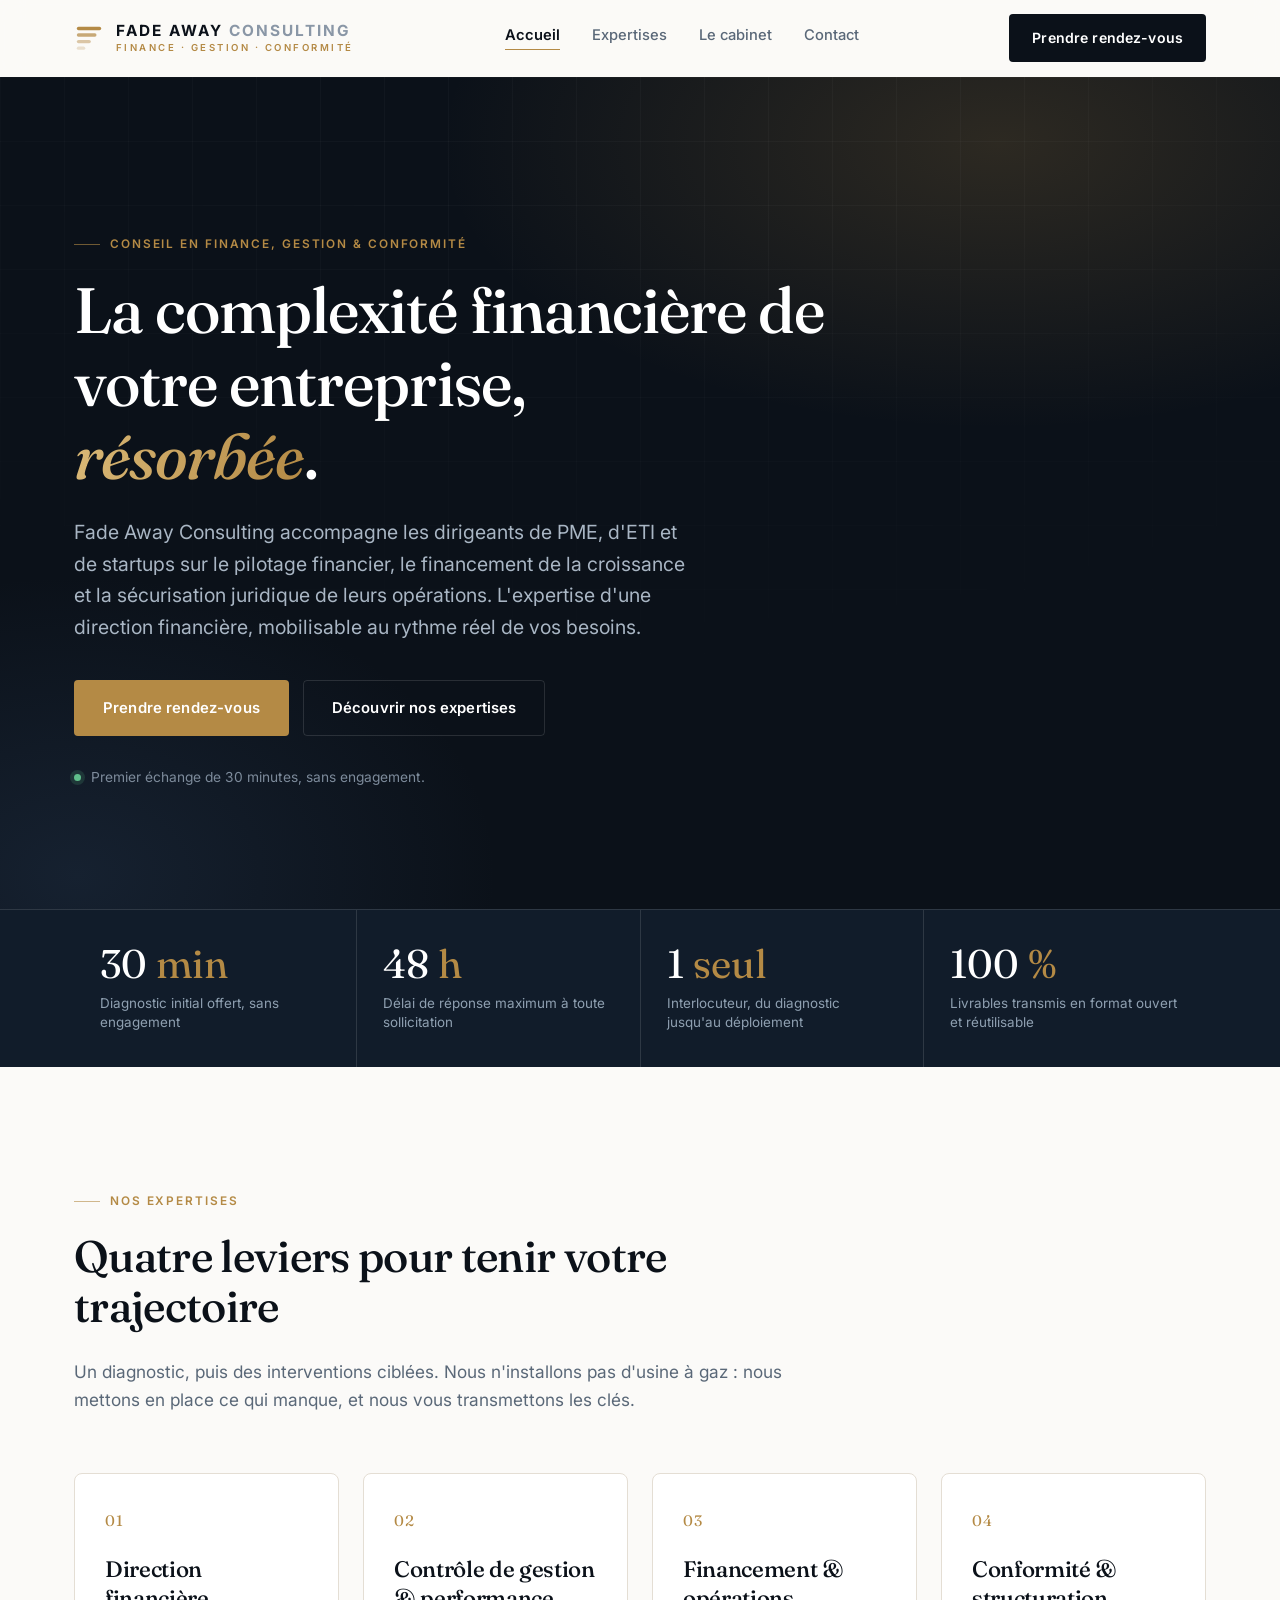
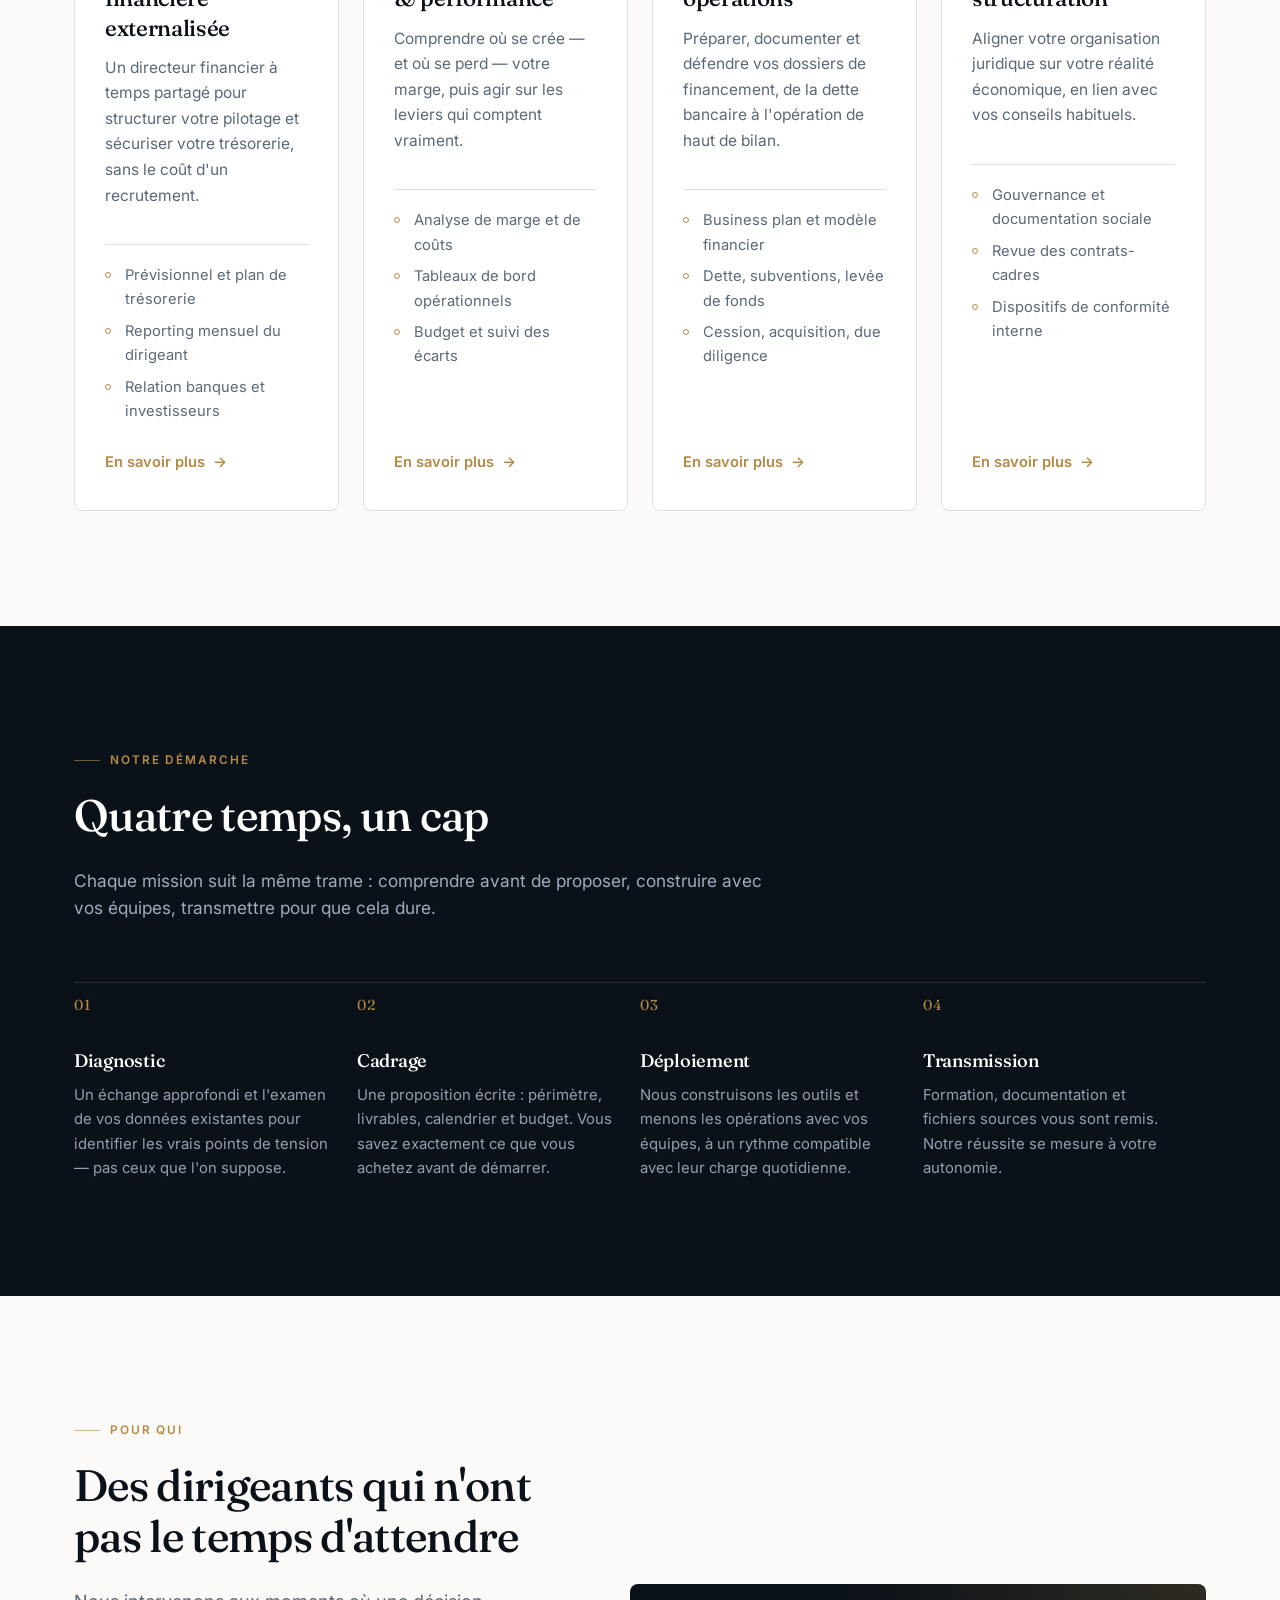
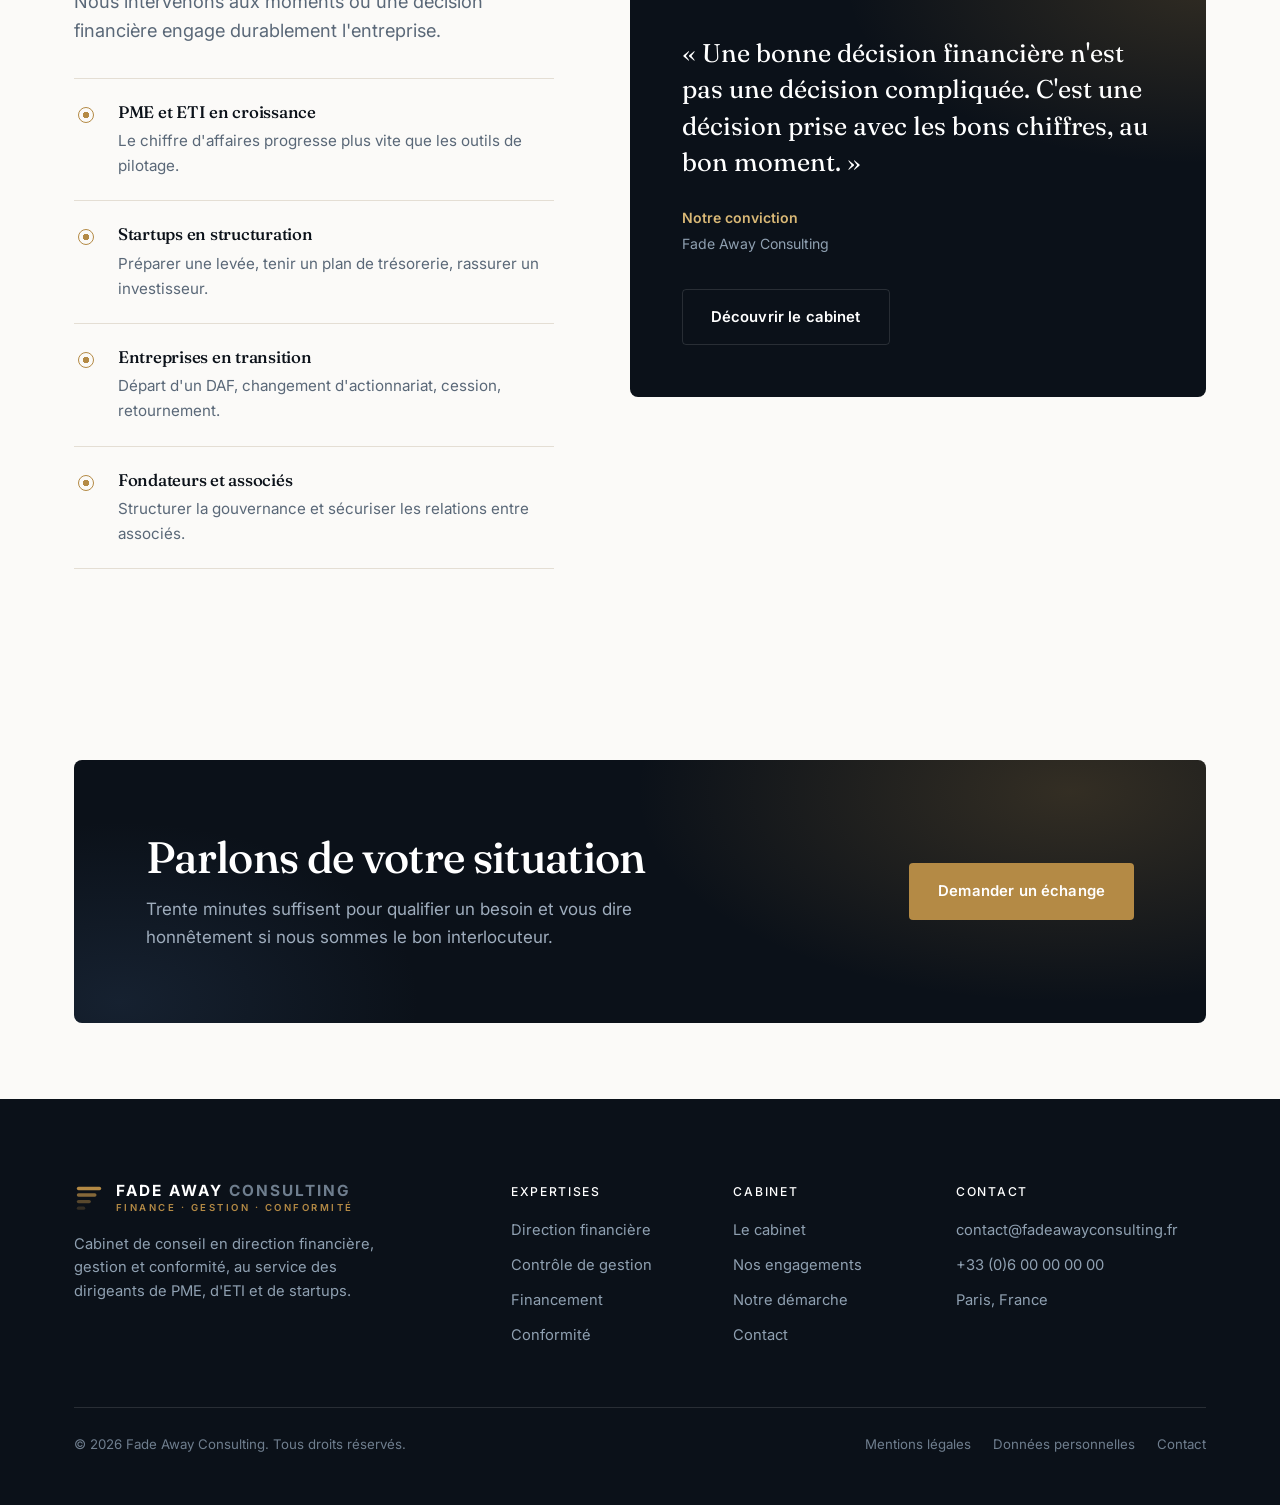
<file: index.html>
<!DOCTYPE html>
<html lang="fr">
<head>
<meta charset="utf-8">
<meta name="viewport" content="width=device-width, initial-scale=1">
<title>Fade Away Consulting — Direction financière, gestion & conformité</title>
<meta name="description" content="Fade Away Consulting accompagne les dirigeants de PME, ETI et startups : direction financière externalisée, contrôle de gestion, financement de la croissance et sécurisation juridique.">
<link rel="canonical" href="https://fadeaway-c.github.io/github-pages/">

<meta property="og:type" content="website">
<meta property="og:site_name" content="Fade Away Consulting">
<meta property="og:locale" content="fr_FR">
<meta property="og:title" content="Fade Away Consulting — Direction financière, gestion & conformité">
<meta property="og:description" content="Une expertise de direction financière mobilisable au rythme de vos besoins : pilotage, financement, conformité.">
<meta property="og:image" content="https://fadeaway-c.github.io/github-pages/assets/img/og-image.png">
<meta name="twitter:card" content="summary_large_image">

<link rel="icon" href="assets/img/favicon.svg" type="image/svg+xml">
<link rel="apple-touch-icon" href="assets/img/apple-touch-icon.png">
<meta name="theme-color" content="#0B1119">

<link rel="preconnect" href="https://fonts.googleapis.com">
<link rel="preconnect" href="https://fonts.gstatic.com" crossorigin>
<link href="https://fonts.googleapis.com/css2?family=Fraunces:ital,opsz,wght@0,9..144,400;0,9..144,500;1,9..144,500&family=Inter:wght@400;500;600;700&display=swap" rel="stylesheet">
<link rel="stylesheet" href="assets/css/style.css">

<script type="application/ld+json">
{
  "@context": "https://schema.org",
  "@type": "ProfessionalService",
  "name": "Fade Away Consulting",
  "description": "Cabinet de conseil en direction financière, gestion et conformité pour PME, ETI et startups.",
  "url": "https://fadeaway-c.github.io/github-pages/",
  "email": "contact@fadeawayconsulting.fr",
  "areaServed": "FR",
  "knowsLanguage": "fr",
  "serviceType": [
    "Direction financière externalisée",
    "Contrôle de gestion",
    "Financement et opérations",
    "Conformité et structuration juridique"
  ]
}
</script>
</head>
<body>

<a class="btn btn--dark skip-link" href="#contenu">Aller au contenu</a>

<!-- ====================================================== EN-TÊTE ==== -->
<header class="site-header">
  <div class="wrap">
    <nav class="nav" aria-label="Navigation principale">
      <a class="brand" href="index.html">
        <img class="brand__mark" src="assets/img/logo.svg" alt="" width="30" height="30">
        <span class="brand__text">
          <span class="brand__name">Fade&nbsp;Away <em>Consulting</em></span>
          <span class="brand__tag">Finance &middot; Gestion &middot; Conformité</span>
        </span>
      </a>

      <ul class="nav__links" id="nav-links">
        <li><a href="index.html" aria-current="page">Accueil</a></li>
        <li><a href="services.html">Expertises</a></li>
        <li><a href="a-propos.html">Le cabinet</a></li>
        <li><a href="contact.html">Contact</a></li>
        <li><a class="btn btn--dark" href="contact.html">Prendre rendez-vous</a></li>
      </ul>

      <a class="btn btn--dark nav__cta" href="contact.html">Prendre rendez-vous</a>

      <button class="nav__toggle" type="button" aria-expanded="false"
              aria-controls="nav-links" aria-label="Ouvrir le menu">
        <span></span>
      </button>
    </nav>
  </div>
</header>

<main id="contenu">

  <!-- ==================================================== BANNIÈRE ==== -->
  <section class="hero">
    <div class="wrap">
      <div class="hero__inner">
        <span class="eyebrow">Conseil en finance, gestion &amp; conformité</span>
        <h1>La complexité financière de votre entreprise,<br>
            <span class="accent">résorbée</span>.</h1>
        <p class="hero__lead">
          Fade Away Consulting accompagne les dirigeants de PME, d'ETI et de startups
          sur le pilotage financier, le financement de la croissance et la sécurisation
          juridique de leurs opérations. L'expertise d'une direction financière,
          mobilisable au rythme réel de vos besoins.
        </p>
        <div class="btn-row">
          <a class="btn btn--primary" href="contact.html">Prendre rendez-vous</a>
          <a class="btn btn--ghost" href="services.html">Découvrir nos expertises</a>
        </div>
        <p class="hero__note">Premier échange de 30 minutes, sans engagement.</p>
      </div>
    </div>
  </section>

  <!-- ==================================================== CHIFFRES ====
       À PERSONNALISER : remplacez ces engagements par vos propres
       indicateurs (années d'expérience, missions réalisées, etc.).
       N'affichez que des chiffres que vous pouvez justifier.          -->
  <section class="stats">
    <div class="wrap">
      <div class="stats__grid">
        <div class="stat">
          <div class="stat__value">30<span class="unit"> min</span></div>
          <p class="stat__label">Diagnostic initial offert, sans engagement</p>
        </div>
        <div class="stat">
          <div class="stat__value">48<span class="unit"> h</span></div>
          <p class="stat__label">Délai de réponse maximum à toute sollicitation</p>
        </div>
        <div class="stat">
          <div class="stat__value">1<span class="unit"> seul</span></div>
          <p class="stat__label">Interlocuteur, du diagnostic jusqu'au déploiement</p>
        </div>
        <div class="stat">
          <div class="stat__value">100<span class="unit"> %</span></div>
          <p class="stat__label">Livrables transmis en format ouvert et réutilisable</p>
        </div>
      </div>
    </div>
  </section>

  <!-- ==================================================== SERVICES ==== -->
  <section class="section" id="expertises">
    <div class="wrap">
      <div class="section-head reveal">
        <span class="eyebrow">Nos expertises</span>
        <h2>Quatre leviers pour tenir votre trajectoire</h2>
        <p class="lead">
          Un diagnostic, puis des interventions ciblées. Nous n'installons pas
          d'usine à gaz : nous mettons en place ce qui manque, et nous vous
          transmettons les clés.
        </p>
      </div>

      <div class="grid grid--4">

        <article class="card reveal">
          <span class="card__num">01</span>
          <h3>Direction financière externalisée</h3>
          <p>
            Un directeur financier à temps partagé pour structurer votre pilotage
            et sécuriser votre trésorerie, sans le coût d'un recrutement.
          </p>
          <ul class="card__list">
            <li>Prévisionnel et plan de trésorerie</li>
            <li>Reporting mensuel du dirigeant</li>
            <li>Relation banques et investisseurs</li>
          </ul>
          <div class="card__foot">
            <a class="link-arrow" href="services.html#dfe">En savoir plus <span>&rarr;</span></a>
          </div>
        </article>

        <article class="card reveal">
          <span class="card__num">02</span>
          <h3>Contrôle de gestion &amp; performance</h3>
          <p>
            Comprendre où se crée — et où se perd — votre marge, puis agir sur
            les leviers qui comptent vraiment.
          </p>
          <ul class="card__list">
            <li>Analyse de marge et de coûts</li>
            <li>Tableaux de bord opérationnels</li>
            <li>Budget et suivi des écarts</li>
          </ul>
          <div class="card__foot">
            <a class="link-arrow" href="services.html#controle">En savoir plus <span>&rarr;</span></a>
          </div>
        </article>

        <article class="card reveal">
          <span class="card__num">03</span>
          <h3>Financement &amp; opérations</h3>
          <p>
            Préparer, documenter et défendre vos dossiers de financement,
            de la dette bancaire à l'opération de haut de bilan.
          </p>
          <ul class="card__list">
            <li>Business plan et modèle financier</li>
            <li>Dette, subventions, levée de fonds</li>
            <li>Cession, acquisition, due diligence</li>
          </ul>
          <div class="card__foot">
            <a class="link-arrow" href="services.html#financement">En savoir plus <span>&rarr;</span></a>
          </div>
        </article>

        <article class="card reveal">
          <span class="card__num">04</span>
          <h3>Conformité &amp; structuration</h3>
          <p>
            Aligner votre organisation juridique sur votre réalité économique,
            en lien avec vos conseils habituels.
          </p>
          <ul class="card__list">
            <li>Gouvernance et documentation sociale</li>
            <li>Revue des contrats-cadres</li>
            <li>Dispositifs de conformité interne</li>
          </ul>
          <div class="card__foot">
            <a class="link-arrow" href="services.html#conformite">En savoir plus <span>&rarr;</span></a>
          </div>
        </article>

      </div>
    </div>
  </section>

  <!-- ==================================================== DÉMARCHE ==== -->
  <section class="section section--dark" id="demarche">
    <div class="wrap">
      <div class="section-head reveal">
        <span class="eyebrow">Notre démarche</span>
        <h2>Quatre temps, un cap</h2>
        <p class="lead">
          Chaque mission suit la même trame : comprendre avant de proposer,
          construire avec vos équipes, transmettre pour que cela dure.
        </p>
      </div>

      <div class="steps">
        <div class="step reveal">
          <h3>Diagnostic</h3>
          <p>
            Un échange approfondi et l'examen de vos données existantes pour
            identifier les vrais points de tension — pas ceux que l'on suppose.
          </p>
        </div>
        <div class="step reveal">
          <h3>Cadrage</h3>
          <p>
            Une proposition écrite : périmètre, livrables, calendrier et budget.
            Vous savez exactement ce que vous achetez avant de démarrer.
          </p>
        </div>
        <div class="step reveal">
          <h3>Déploiement</h3>
          <p>
            Nous construisons les outils et menons les opérations avec vos
            équipes, à un rythme compatible avec leur charge quotidienne.
          </p>
        </div>
        <div class="step reveal">
          <h3>Transmission</h3>
          <p>
            Formation, documentation et fichiers sources vous sont remis.
            Notre réussite se mesure à votre autonomie.
          </p>
        </div>
      </div>
    </div>
  </section>

  <!-- ==================================================== POUR QUI ==== -->
  <section class="section">
    <div class="wrap">
      <div class="split split--wide">

        <div class="reveal">
          <span class="eyebrow">Pour qui</span>
          <h2>Des dirigeants qui n'ont pas le temps d'attendre</h2>
          <p class="lead" style="margin-bottom:32px">
            Nous intervenons aux moments où une décision financière engage
            durablement l'entreprise.
          </p>

          <ul class="feature-list">
            <li>
              <h4>PME et ETI en croissance</h4>
              <p>Le chiffre d'affaires progresse plus vite que les outils de pilotage.</p>
            </li>
            <li>
              <h4>Startups en structuration</h4>
              <p>Préparer une levée, tenir un plan de trésorerie, rassurer un investisseur.</p>
            </li>
            <li>
              <h4>Entreprises en transition</h4>
              <p>Départ d'un DAF, changement d'actionnariat, cession, retournement.</p>
            </li>
            <li>
              <h4>Fondateurs et associés</h4>
              <p>Structurer la gouvernance et sécuriser les relations entre associés.</p>
            </li>
          </ul>
        </div>

        <div class="quote-frame reveal">
          <blockquote>
            « Une bonne décision financière n'est pas une décision compliquée.
            C'est une décision prise avec les bons chiffres, au bon moment. »
          </blockquote>
          <cite>
            <strong>Notre conviction</strong>
            Fade Away Consulting
          </cite>
          <div class="btn-row" style="margin-top:34px">
            <a class="btn btn--ghost" href="a-propos.html">Découvrir le cabinet</a>
          </div>
        </div>

      </div>
    </div>
  </section>

  <!-- ========================================================= CTA ==== -->
  <section class="section section--tight">
    <div class="wrap">
      <div class="cta-band reveal">
        <div class="cta-band__text">
          <h2>Parlons de votre situation</h2>
          <p>
            Trente minutes suffisent pour qualifier un besoin et vous dire
            honnêtement si nous sommes le bon interlocuteur.
          </p>
        </div>
        <div class="btn-row">
          <a class="btn btn--primary" href="contact.html">Demander un échange</a>
        </div>
      </div>
    </div>
  </section>

</main>

<!-- ================================================== PIED DE PAGE ==== -->
<footer class="site-footer">
  <div class="wrap">
    <div class="footer__grid">

      <div>
        <a class="brand" href="index.html">
          <img class="brand__mark" src="assets/img/logo.svg" alt="" width="30" height="30">
          <span class="brand__text">
            <span class="brand__name">Fade&nbsp;Away <em>Consulting</em></span>
            <span class="brand__tag">Finance &middot; Gestion &middot; Conformité</span>
          </span>
        </a>
        <p class="footer__about">
          Cabinet de conseil en direction financière, gestion et conformité,
          au service des dirigeants de PME, d'ETI et de startups.
        </p>
      </div>

      <div class="footer__col">
        <h4>Expertises</h4>
        <ul>
          <li><a href="services.html#dfe">Direction financière</a></li>
          <li><a href="services.html#controle">Contrôle de gestion</a></li>
          <li><a href="services.html#financement">Financement</a></li>
          <li><a href="services.html#conformite">Conformité</a></li>
        </ul>
      </div>

      <div class="footer__col">
        <h4>Cabinet</h4>
        <ul>
          <li><a href="a-propos.html">Le cabinet</a></li>
          <li><a href="a-propos.html#valeurs">Nos engagements</a></li>
          <li><a href="index.html#demarche">Notre démarche</a></li>
          <li><a href="contact.html">Contact</a></li>
        </ul>
      </div>

      <div class="footer__col">
        <h4>Contact</h4>
        <ul>
          <!-- À PERSONNALISER : coordonnées réelles du cabinet -->
          <li><a href="mailto:contact@fadeawayconsulting.fr">contact@fadeawayconsulting.fr</a></li>
          <li><a href="tel:+33600000000">+33 (0)6 00 00 00 00</a></li>
          <li>Paris, France</li>
        </ul>
      </div>

    </div>

    <div class="footer__bottom">
      <p>&copy; <span data-year>2026</span> Fade Away Consulting. Tous droits réservés.</p>
      <nav aria-label="Liens légaux">
        <a href="mentions-legales.html">Mentions légales</a>
        <a href="mentions-legales.html#donnees">Données personnelles</a>
        <a href="contact.html">Contact</a>
      </nav>
    </div>
  </div>
</footer>

<script src="assets/js/main.js" defer></script>
</body>
</html>
</file>
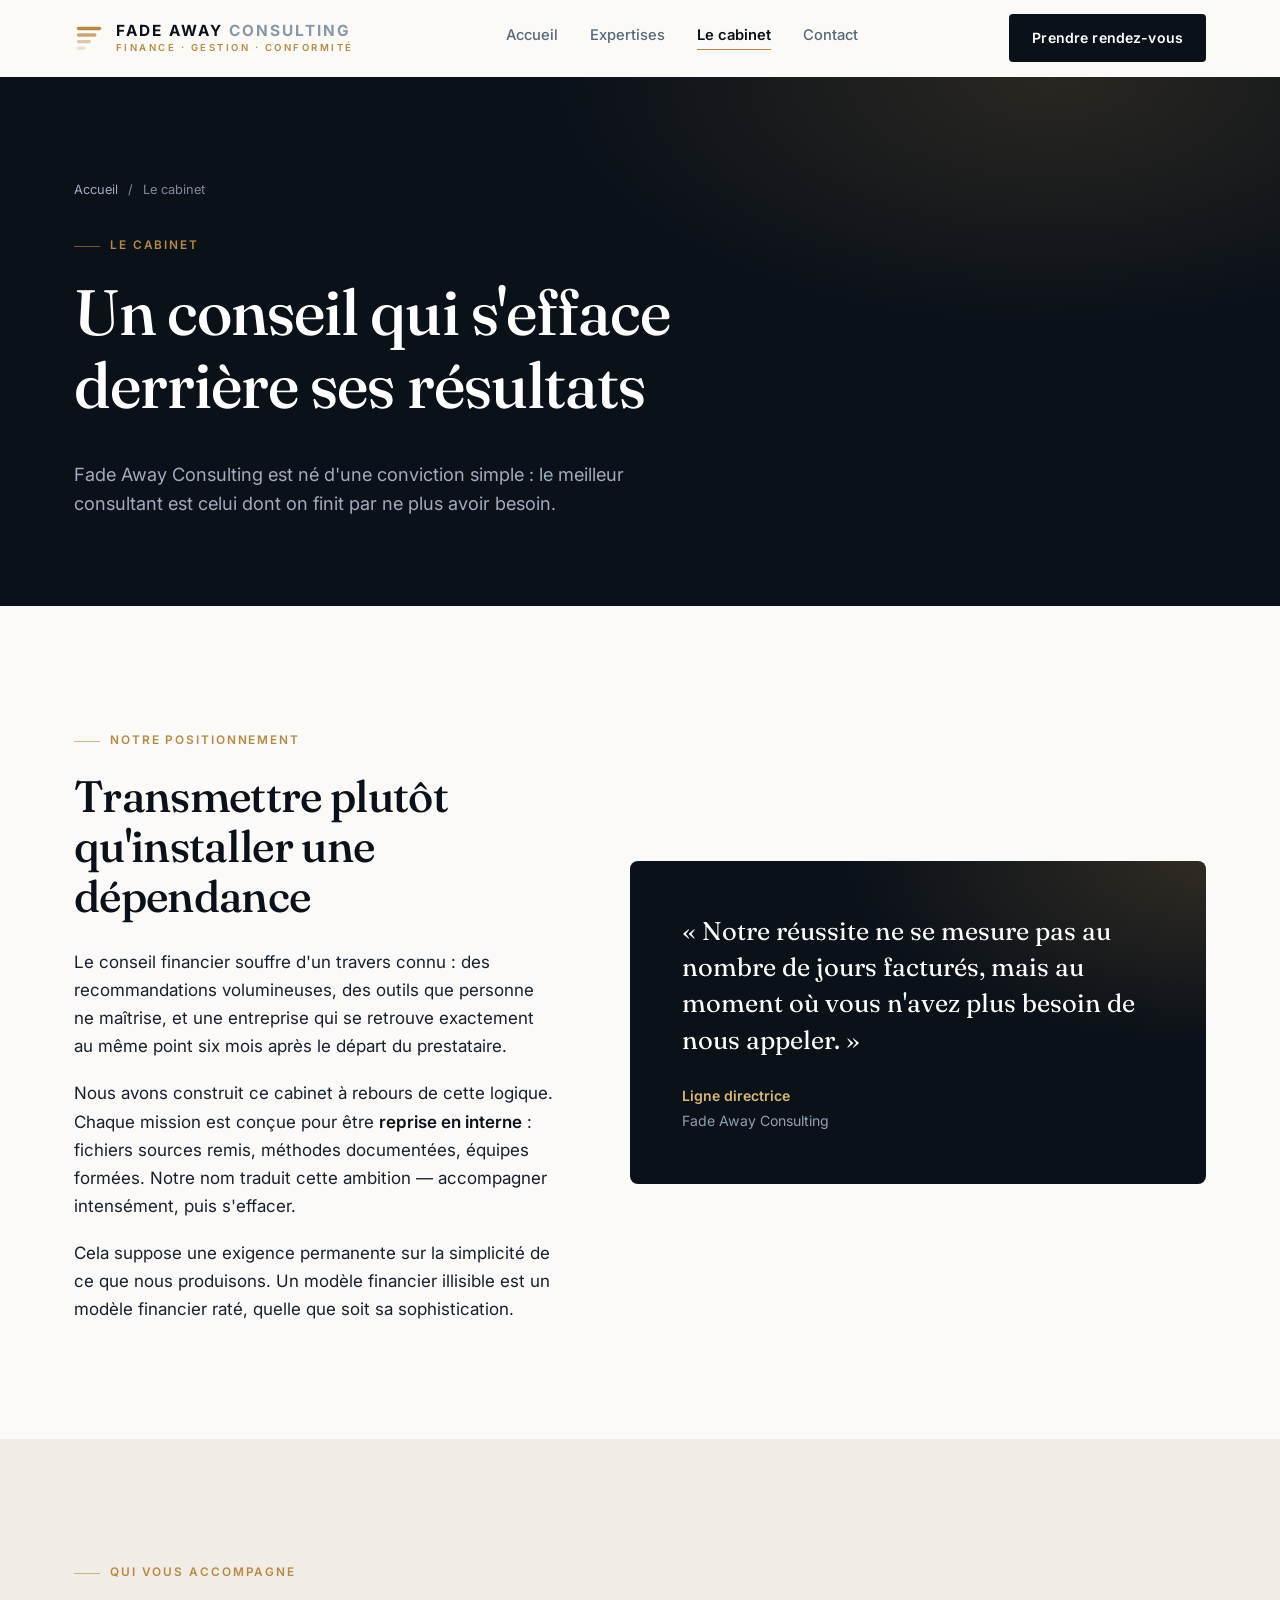
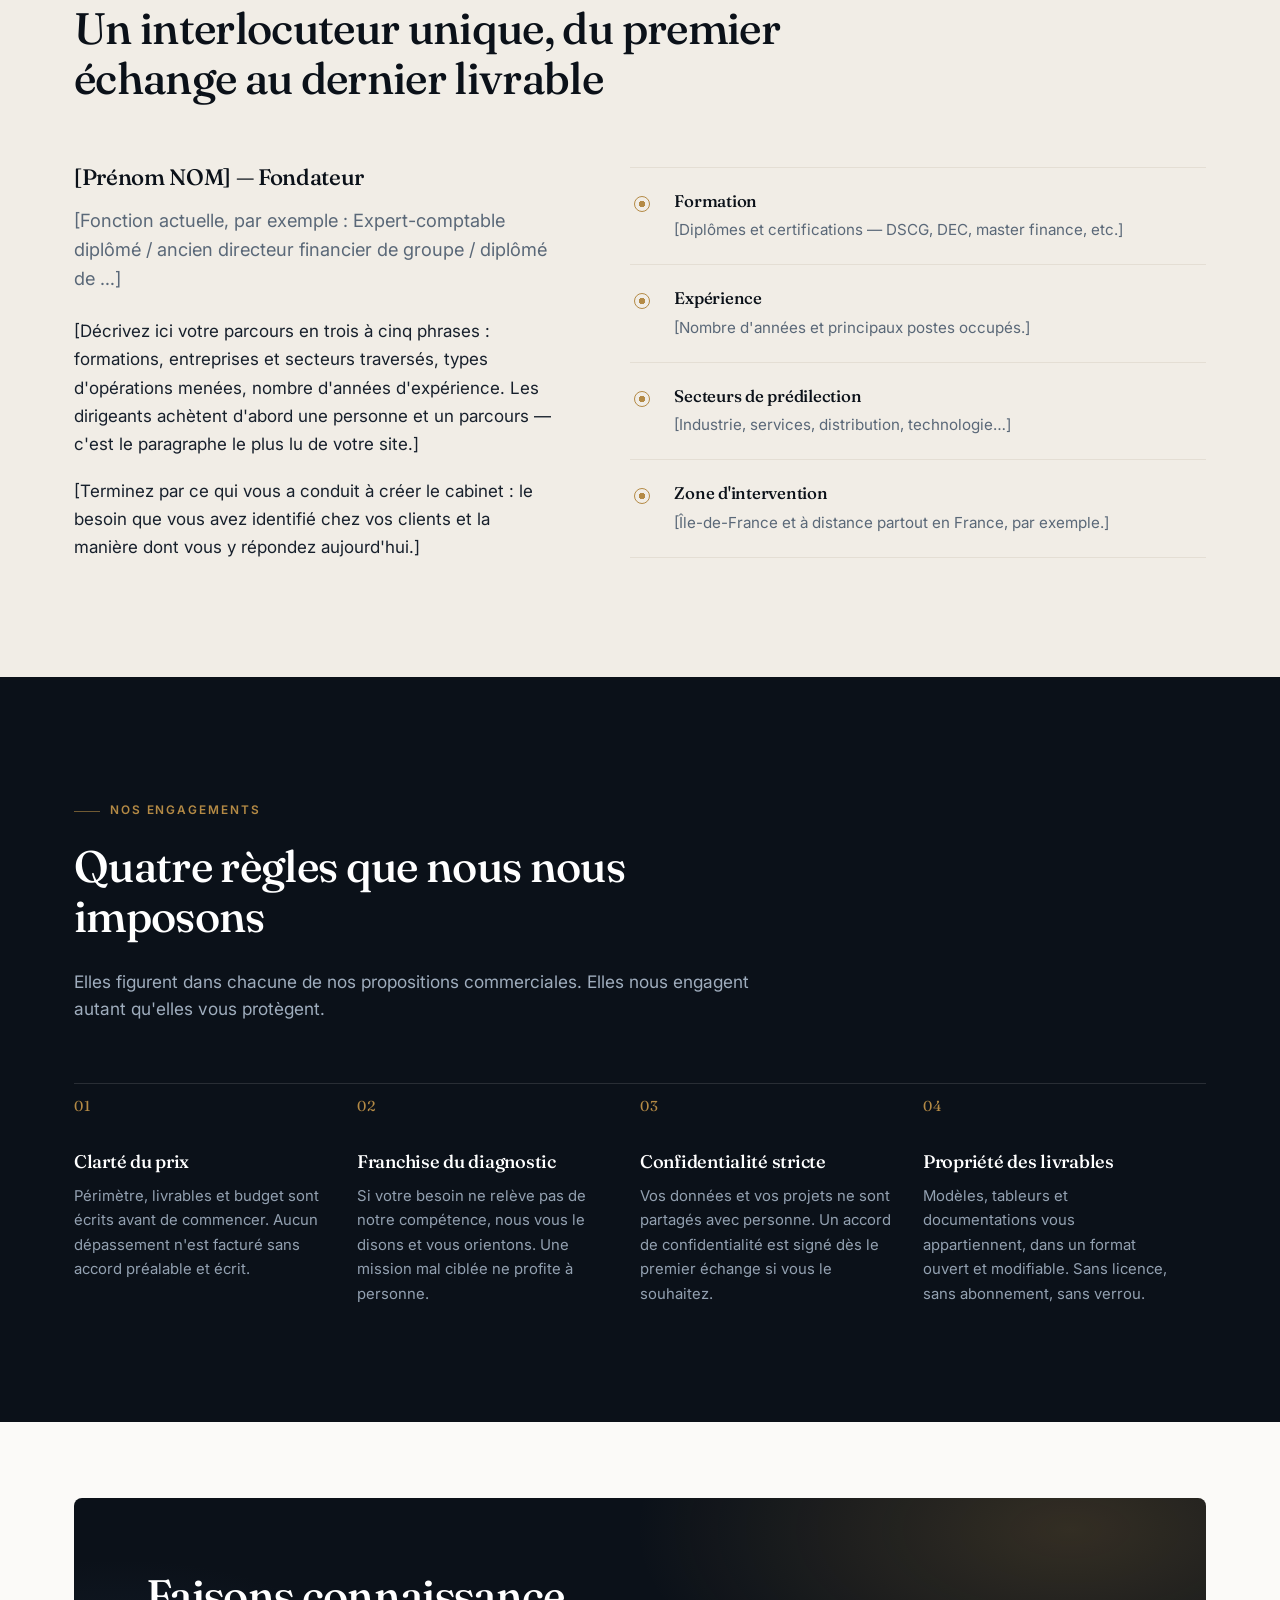
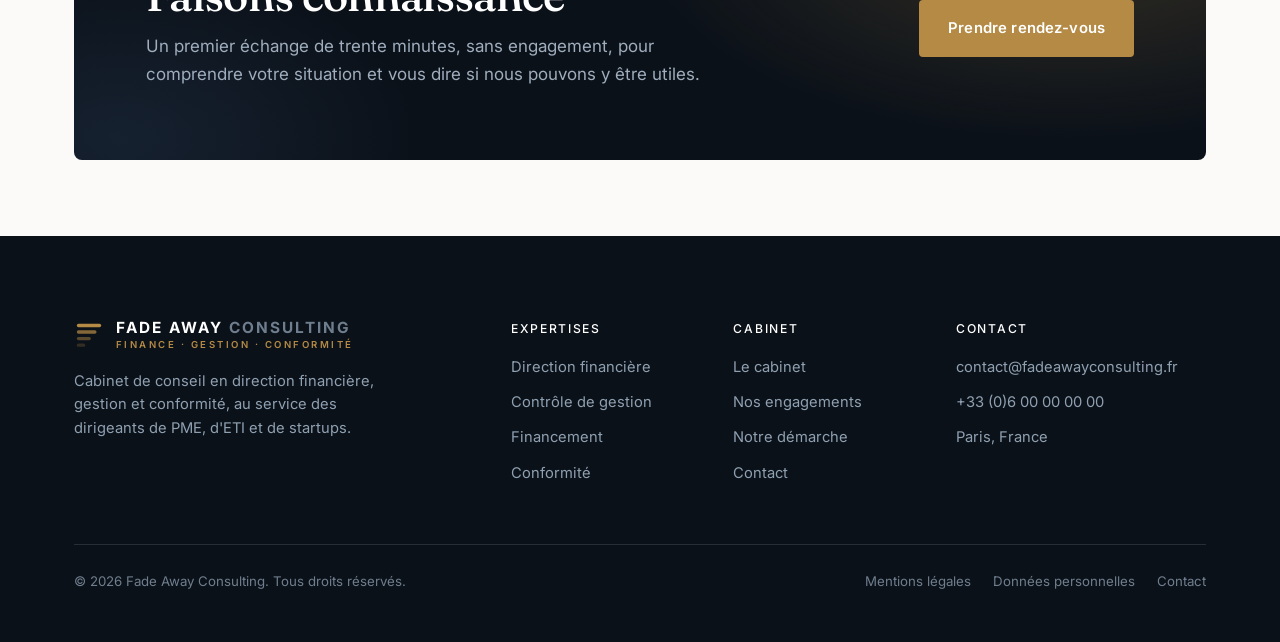
<file: a-propos.html>
<!DOCTYPE html>
<html lang="fr">
<head>
<meta charset="utf-8">
<meta name="viewport" content="width=device-width, initial-scale=1">
<title>Le cabinet — Fade Away Consulting</title>
<meta name="description" content="Un cabinet de conseil financier conçu pour transmettre : méthodes documentées, équipes formées, livrables ouverts. Découvrez notre positionnement et nos engagements.">
<link rel="canonical" href="https://fadeaway-c.github.io/github-pages/a-propos.html">

<meta property="og:type" content="website">
<meta property="og:site_name" content="Fade Away Consulting">
<meta property="og:locale" content="fr_FR">
<meta property="og:title" content="Le cabinet — Fade Away Consulting">
<meta property="og:description" content="Un cabinet de conseil financier conçu pour transmettre : méthodes documentées, équipes formées, livrables ouverts. Découvrez notre positionnement et nos engagements.">
<meta property="og:image" content="https://fadeaway-c.github.io/github-pages/assets/img/og-image.png">
<meta name="twitter:card" content="summary_large_image">

<link rel="icon" href="assets/img/favicon.svg" type="image/svg+xml">
<link rel="apple-touch-icon" href="assets/img/apple-touch-icon.png">
<meta name="theme-color" content="#0B1119">

<link rel="preconnect" href="https://fonts.googleapis.com">
<link rel="preconnect" href="https://fonts.gstatic.com" crossorigin>
<link href="https://fonts.googleapis.com/css2?family=Fraunces:ital,opsz,wght@0,9..144,400;0,9..144,500;1,9..144,500&family=Inter:wght@400;500;600;700&display=swap" rel="stylesheet">
<link rel="stylesheet" href="assets/css/style.css">
</head>
<body>

<a class="btn btn--dark skip-link" href="#contenu">Aller au contenu</a>

<!-- ====================================================== EN-TÊTE ==== -->
<header class="site-header">
  <div class="wrap">
    <nav class="nav" aria-label="Navigation principale">
      <a class="brand" href="index.html">
        <img class="brand__mark" src="assets/img/logo.svg" alt="" width="30" height="30">
        <span class="brand__text">
          <span class="brand__name">Fade&nbsp;Away <em>Consulting</em></span>
          <span class="brand__tag">Finance &middot; Gestion &middot; Conformité</span>
        </span>
      </a>

      <ul class="nav__links" id="nav-links">
        <li><a href="index.html">Accueil</a></li>
        <li><a href="services.html">Expertises</a></li>
        <li><a href="a-propos.html" aria-current="page">Le cabinet</a></li>
        <li><a href="contact.html">Contact</a></li>
        <li><a class="btn btn--dark" href="contact.html">Prendre rendez-vous</a></li>
      </ul>

      <a class="btn btn--dark nav__cta" href="contact.html">Prendre rendez-vous</a>

      <button class="nav__toggle" type="button" aria-expanded="false"
              aria-controls="nav-links" aria-label="Ouvrir le menu">
        <span></span>
      </button>
    </nav>
  </div>
</header>

<main id="contenu">
  <section class="page-head">
    <div class="wrap">
      <nav class="breadcrumb" aria-label="Fil d'Ariane">
        <a href="index.html">Accueil</a> <span aria-hidden="true">/</span> <span>Le cabinet</span>
      </nav>
      <span class="eyebrow">Le cabinet</span>
      <h1>Un conseil qui s'efface derrière ses résultats</h1>
      <p class="lead">
        Fade Away Consulting est né d'une conviction simple : le meilleur
        consultant est celui dont on finit par ne plus avoir besoin.
      </p>
    </div>
  </section>

  <!-- ================================================== POSITION ==== -->
  <section class="section">
    <div class="wrap">
      <div class="split split--wide">

        <div class="reveal">
          <span class="eyebrow">Notre positionnement</span>
          <h2>Transmettre plutôt qu'installer une dépendance</h2>
          <p>
            Le conseil financier souffre d'un travers connu : des recommandations
            volumineuses, des outils que personne ne maîtrise, et une entreprise
            qui se retrouve exactement au même point six mois après le départ du
            prestataire.
          </p>
          <p>
            Nous avons construit ce cabinet à rebours de cette logique. Chaque
            mission est conçue pour être <strong>reprise en interne</strong> :
            fichiers sources remis, méthodes documentées, équipes formées. Notre
            nom traduit cette ambition — accompagner intensément, puis s'effacer.
          </p>
          <p>
            Cela suppose une exigence permanente sur la simplicité de ce que nous
            produisons. Un modèle financier illisible est un modèle financier raté,
            quelle que soit sa sophistication.
          </p>
        </div>

        <div class="quote-frame reveal">
          <blockquote>
            « Notre réussite ne se mesure pas au nombre de jours facturés,
            mais au moment où vous n'avez plus besoin de nous appeler. »
          </blockquote>
          <cite>
            <strong>Ligne directrice</strong>
            Fade Away Consulting
          </cite>
        </div>

      </div>
    </div>
  </section>

  <!-- =================================================== FONDATEUR ====
       À PERSONNALISER : remplacez le texte entre crochets par votre
       parcours réel. Vous pouvez ajouter une photo dans assets/img/
       et l'insérer à la place du bloc .quote-frame ci-dessous.       -->
  <section class="section section--paper2" id="fondateur">
    <div class="wrap">
      <div class="section-head reveal">
        <span class="eyebrow">Qui vous accompagne</span>
        <h2>Un interlocuteur unique, du premier échange au dernier livrable</h2>
      </div>

      <div class="split split--wide">
        <div class="reveal">
          <h3>[Prénom NOM] — Fondateur</h3>
          <p class="lead" style="margin-bottom:24px">
            [Fonction actuelle, par exemple : Expert-comptable diplômé / ancien
            directeur financier de groupe / diplômé de …]
          </p>
          <p>
            [Décrivez ici votre parcours en trois à cinq phrases : formations,
            entreprises et secteurs traversés, types d'opérations menées, nombre
            d'années d'expérience. Les dirigeants achètent d'abord une personne
            et un parcours — c'est le paragraphe le plus lu de votre site.]
          </p>
          <p>
            [Terminez par ce qui vous a conduit à créer le cabinet : le besoin
            que vous avez identifié chez vos clients et la manière dont vous y
            répondez aujourd'hui.]
          </p>
        </div>

        <div class="reveal">
          <ul class="feature-list">
            <li>
              <h4>Formation</h4>
              <p>[Diplômes et certifications — DSCG, DEC, master finance, etc.]</p>
            </li>
            <li>
              <h4>Expérience</h4>
              <p>[Nombre d'années et principaux postes occupés.]</p>
            </li>
            <li>
              <h4>Secteurs de prédilection</h4>
              <p>[Industrie, services, distribution, technologie…]</p>
            </li>
            <li>
              <h4>Zone d'intervention</h4>
              <p>[Île-de-France et à distance partout en France, par exemple.]</p>
            </li>
          </ul>
        </div>
      </div>
    </div>
  </section>

  <!-- ==================================================== VALEURS ==== -->
  <section class="section section--dark" id="valeurs">
    <div class="wrap">
      <div class="section-head reveal">
        <span class="eyebrow">Nos engagements</span>
        <h2>Quatre règles que nous nous imposons</h2>
        <p class="lead">
          Elles figurent dans chacune de nos propositions commerciales.
          Elles nous engagent autant qu'elles vous protègent.
        </p>
      </div>

      <div class="steps">
        <div class="step reveal">
          <h3>Clarté du prix</h3>
          <p>
            Périmètre, livrables et budget sont écrits avant de commencer.
            Aucun dépassement n'est facturé sans accord préalable et écrit.
          </p>
        </div>
        <div class="step reveal">
          <h3>Franchise du diagnostic</h3>
          <p>
            Si votre besoin ne relève pas de notre compétence, nous vous le disons
            et vous orientons. Une mission mal ciblée ne profite à personne.
          </p>
        </div>
        <div class="step reveal">
          <h3>Confidentialité stricte</h3>
          <p>
            Vos données et vos projets ne sont partagés avec personne. Un accord
            de confidentialité est signé dès le premier échange si vous le souhaitez.
          </p>
        </div>
        <div class="step reveal">
          <h3>Propriété des livrables</h3>
          <p>
            Modèles, tableurs et documentations vous appartiennent, dans un format
            ouvert et modifiable. Sans licence, sans abonnement, sans verrou.
          </p>
        </div>
      </div>
    </div>
  </section>

  <section class="section section--tight">
    <div class="wrap">
      <div class="cta-band reveal">
        <div class="cta-band__text">
          <h2>Faisons connaissance</h2>
          <p>
            Un premier échange de trente minutes, sans engagement, pour comprendre
            votre situation et vous dire si nous pouvons y être utiles.
          </p>
        </div>
        <div class="btn-row">
          <a class="btn btn--primary" href="contact.html">Prendre rendez-vous</a>
        </div>
      </div>
    </div>
  </section>

</main>

<!-- ================================================== PIED DE PAGE ==== -->
<footer class="site-footer">
  <div class="wrap">
    <div class="footer__grid">

      <div>
        <a class="brand" href="index.html">
          <img class="brand__mark" src="assets/img/logo.svg" alt="" width="30" height="30">
          <span class="brand__text">
            <span class="brand__name">Fade&nbsp;Away <em>Consulting</em></span>
            <span class="brand__tag">Finance &middot; Gestion &middot; Conformité</span>
          </span>
        </a>
        <p class="footer__about">
          Cabinet de conseil en direction financière, gestion et conformité,
          au service des dirigeants de PME, d'ETI et de startups.
        </p>
      </div>

      <div class="footer__col">
        <h4>Expertises</h4>
        <ul>
          <li><a href="services.html#dfe">Direction financière</a></li>
          <li><a href="services.html#controle">Contrôle de gestion</a></li>
          <li><a href="services.html#financement">Financement</a></li>
          <li><a href="services.html#conformite">Conformité</a></li>
        </ul>
      </div>

      <div class="footer__col">
        <h4>Cabinet</h4>
        <ul>
          <li><a href="a-propos.html">Le cabinet</a></li>
          <li><a href="a-propos.html#valeurs">Nos engagements</a></li>
          <li><a href="index.html#demarche">Notre démarche</a></li>
          <li><a href="contact.html">Contact</a></li>
        </ul>
      </div>

      <div class="footer__col">
        <h4>Contact</h4>
        <ul>
          <!-- À PERSONNALISER : coordonnées réelles du cabinet -->
          <li><a href="mailto:contact@fadeawayconsulting.fr">contact@fadeawayconsulting.fr</a></li>
          <li><a href="tel:+33600000000">+33 (0)6 00 00 00 00</a></li>
          <li>Paris, France</li>
        </ul>
      </div>

    </div>

    <div class="footer__bottom">
      <p>&copy; <span data-year>2026</span> Fade Away Consulting. Tous droits réservés.</p>
      <nav aria-label="Liens légaux">
        <a href="mentions-legales.html">Mentions légales</a>
        <a href="mentions-legales.html#donnees">Données personnelles</a>
        <a href="contact.html">Contact</a>
      </nav>
    </div>
  </div>
</footer>

<script src="assets/js/main.js" defer></script>
</body>
</html>
</file>
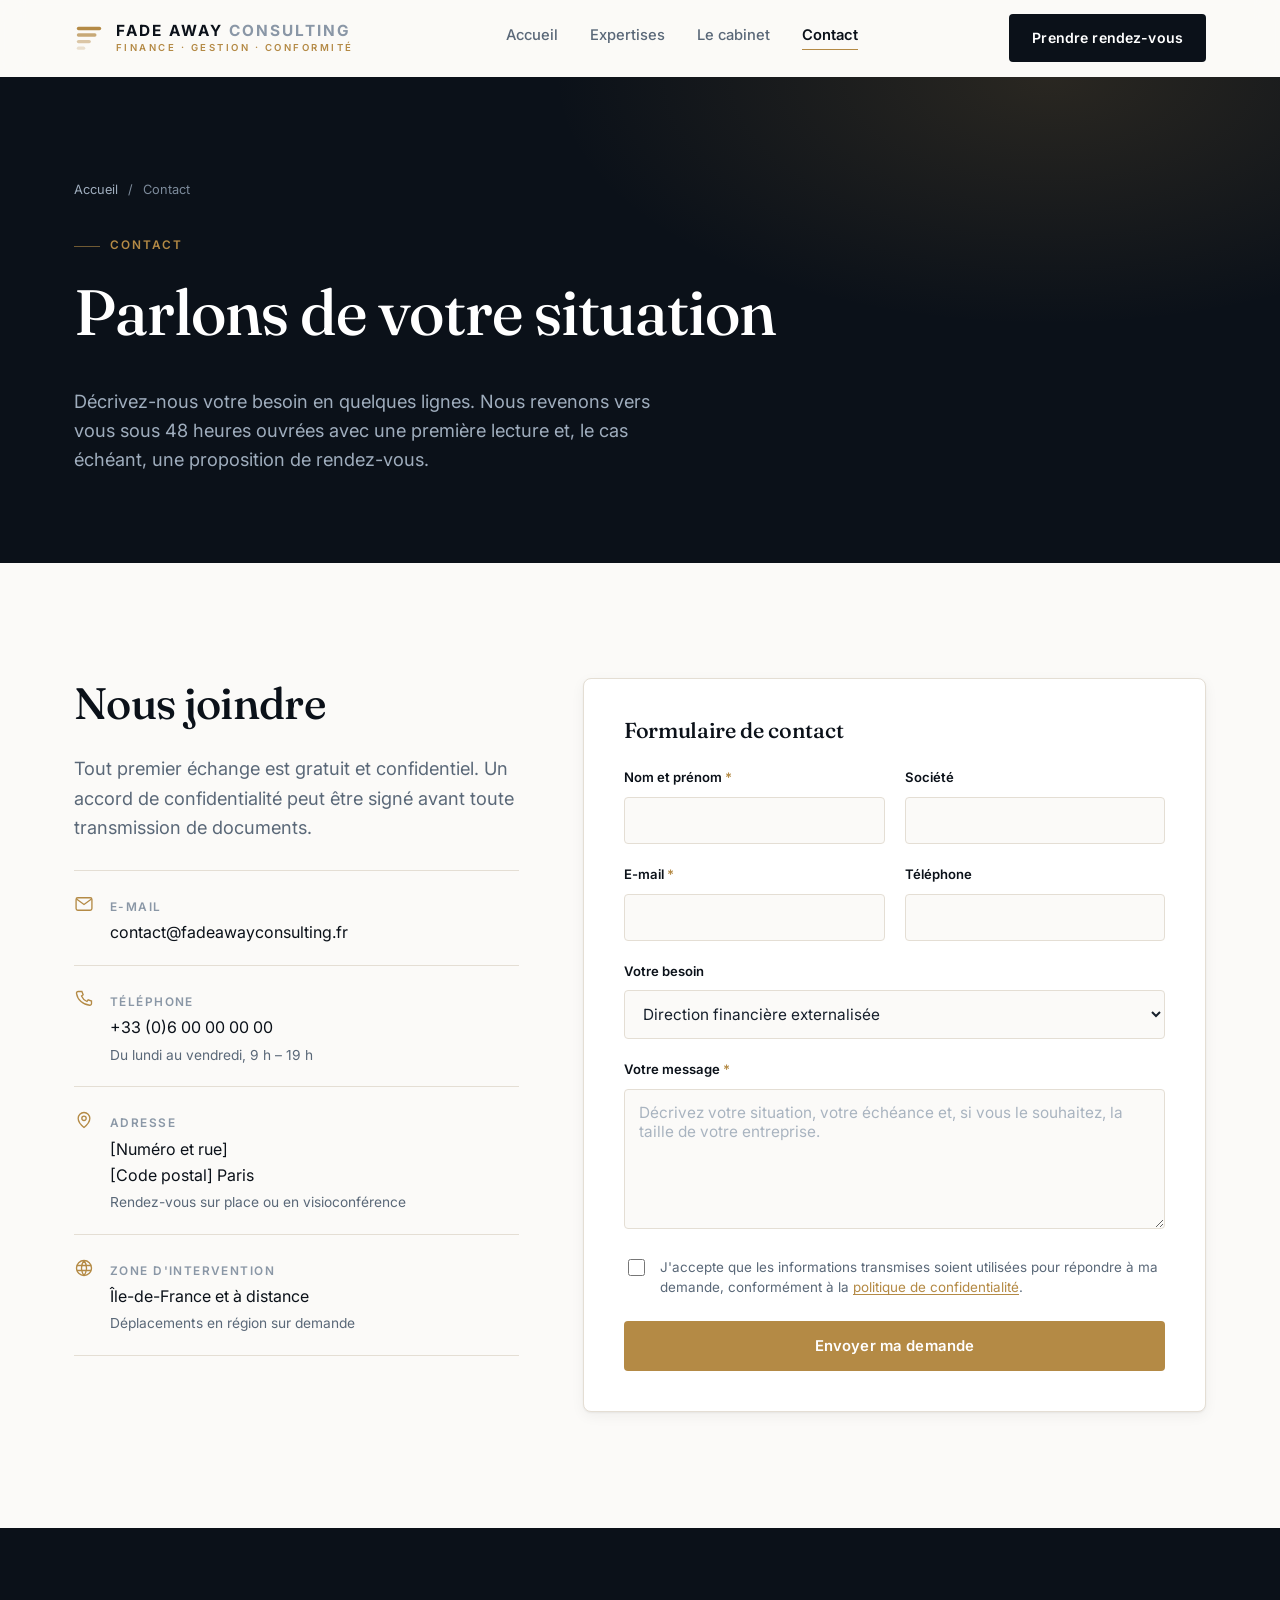
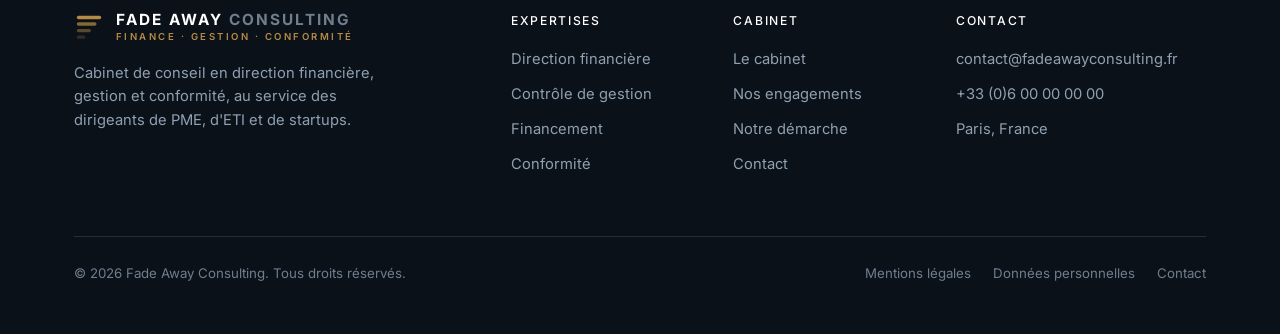
<file: contact.html>
<!DOCTYPE html>
<html lang="fr">
<head>
<meta charset="utf-8">
<meta name="viewport" content="width=device-width, initial-scale=1">
<title>Contact — Fade Away Consulting</title>
<meta name="description" content="Décrivez-nous votre besoin : réponse sous 48 heures ouvrées et premier échange de 30 minutes sans engagement.">
<link rel="canonical" href="https://fadeaway-c.github.io/github-pages/contact.html">

<meta property="og:type" content="website">
<meta property="og:site_name" content="Fade Away Consulting">
<meta property="og:locale" content="fr_FR">
<meta property="og:title" content="Contact — Fade Away Consulting">
<meta property="og:description" content="Décrivez-nous votre besoin : réponse sous 48 heures ouvrées et premier échange de 30 minutes sans engagement.">
<meta property="og:image" content="https://fadeaway-c.github.io/github-pages/assets/img/og-image.png">
<meta name="twitter:card" content="summary_large_image">

<link rel="icon" href="assets/img/favicon.svg" type="image/svg+xml">
<link rel="apple-touch-icon" href="assets/img/apple-touch-icon.png">
<meta name="theme-color" content="#0B1119">

<link rel="preconnect" href="https://fonts.googleapis.com">
<link rel="preconnect" href="https://fonts.gstatic.com" crossorigin>
<link href="https://fonts.googleapis.com/css2?family=Fraunces:ital,opsz,wght@0,9..144,400;0,9..144,500;1,9..144,500&family=Inter:wght@400;500;600;700&display=swap" rel="stylesheet">
<link rel="stylesheet" href="assets/css/style.css">
</head>
<body>

<a class="btn btn--dark skip-link" href="#contenu">Aller au contenu</a>

<!-- ====================================================== EN-TÊTE ==== -->
<header class="site-header">
  <div class="wrap">
    <nav class="nav" aria-label="Navigation principale">
      <a class="brand" href="index.html">
        <img class="brand__mark" src="assets/img/logo.svg" alt="" width="30" height="30">
        <span class="brand__text">
          <span class="brand__name">Fade&nbsp;Away <em>Consulting</em></span>
          <span class="brand__tag">Finance &middot; Gestion &middot; Conformité</span>
        </span>
      </a>

      <ul class="nav__links" id="nav-links">
        <li><a href="index.html">Accueil</a></li>
        <li><a href="services.html">Expertises</a></li>
        <li><a href="a-propos.html">Le cabinet</a></li>
        <li><a href="contact.html" aria-current="page">Contact</a></li>
        <li><a class="btn btn--dark" href="contact.html">Prendre rendez-vous</a></li>
      </ul>

      <a class="btn btn--dark nav__cta" href="contact.html">Prendre rendez-vous</a>

      <button class="nav__toggle" type="button" aria-expanded="false"
              aria-controls="nav-links" aria-label="Ouvrir le menu">
        <span></span>
      </button>
    </nav>
  </div>
</header>

<main id="contenu">
  <section class="page-head">
    <div class="wrap">
      <nav class="breadcrumb" aria-label="Fil d'Ariane">
        <a href="index.html">Accueil</a> <span aria-hidden="true">/</span> <span>Contact</span>
      </nav>
      <span class="eyebrow">Contact</span>
      <h1>Parlons de votre situation</h1>
      <p class="lead">
        Décrivez-nous votre besoin en quelques lignes. Nous revenons vers vous
        sous 48 heures ouvrées avec une première lecture et, le cas échéant,
        une proposition de rendez-vous.
      </p>
    </div>
  </section>

  <section class="section">
    <div class="wrap">
      <div class="contact-grid">

        <!-- ------------------------------------------------ coordonnées -->
        <div class="reveal">
          <h2>Nous joindre</h2>
          <p class="lead">
            Tout premier échange est gratuit et confidentiel. Un accord de
            confidentialité peut être signé avant toute transmission de documents.
          </p>

          <!-- À PERSONNALISER : renseignez ici vos coordonnées réelles. -->
          <ul class="contact-info">
            <li>
              <svg class="contact-info__ico" viewBox="0 0 24 24" fill="none" stroke="currentColor" stroke-width="1.6" aria-hidden="true">
                <rect x="2.5" y="4.5" width="19" height="15" rx="2"/><path d="m3 6 9 6.5L21 6"/>
              </svg>
              <div>
                <span class="label">E-mail</span>
                <p class="value"><a href="mailto:contact@fadeawayconsulting.fr">contact@fadeawayconsulting.fr</a></p>
              </div>
            </li>
            <li>
              <svg class="contact-info__ico" viewBox="0 0 24 24" fill="none" stroke="currentColor" stroke-width="1.6" aria-hidden="true">
                <path d="M6.5 3h3l1.5 4-2 1.5a12 12 0 0 0 6.5 6.5L17 13l4 1.5v3a2 2 0 0 1-2.2 2A17 17 0 0 1 3 5.2 2 2 0 0 1 5 3Z"/>
              </svg>
              <div>
                <span class="label">Téléphone</span>
                <p class="value">
                  <a href="tel:+33600000000">+33 (0)6 00 00 00 00</a>
                  <small>Du lundi au vendredi, 9 h – 19 h</small>
                </p>
              </div>
            </li>
            <li>
              <svg class="contact-info__ico" viewBox="0 0 24 24" fill="none" stroke="currentColor" stroke-width="1.6" aria-hidden="true">
                <path d="M12 21s7-5.6 7-11a7 7 0 1 0-14 0c0 5.4 7 11 7 11Z"/><circle cx="12" cy="10" r="2.6"/>
              </svg>
              <div>
                <span class="label">Adresse</span>
                <p class="value">
                  [Numéro et rue]<br>[Code postal] Paris
                  <small>Rendez-vous sur place ou en visioconférence</small>
                </p>
              </div>
            </li>
            <li>
              <svg class="contact-info__ico" viewBox="0 0 24 24" fill="none" stroke="currentColor" stroke-width="1.6" aria-hidden="true">
                <circle cx="12" cy="12" r="9"/><path d="M12 3a15 15 0 0 1 0 18M12 3a15 15 0 0 0 0 18M3.5 9h17M3.5 15h17"/>
              </svg>
              <div>
                <span class="label">Zone d'intervention</span>
                <p class="value">
                  Île-de-France et à distance
                  <small>Déplacements en région sur demande</small>
                </p>
              </div>
            </li>
          </ul>
        </div>

        <!-- --------------------------------------------------- formulaire
             POUR ACTIVER L'ENVOI AUTOMATIQUE :
             1. créez un formulaire gratuit sur https://formspree.io
                (ou tout service équivalent : Formsubmit, Tally, Basin…) ;
             2. remplacez VOTRE_IDENTIFIANT ci-dessous par l'identifiant fourni.
             Tant que ce n'est pas fait, le formulaire ouvre automatiquement
             le logiciel de messagerie du visiteur avec le message pré-rempli. -->
        <form class="form reveal"
              data-contact-form
              action="https://formspree.io/f/VOTRE_IDENTIFIANT"
              method="POST"
              data-mailto="contact@fadeawayconsulting.fr"
              novalidate>

          <h2 style="font-size:1.35rem;margin-bottom:24px">Formulaire de contact</h2>

          <div class="form__row">
            <div class="field">
              <label for="nom">Nom et prénom <span class="req">*</span></label>
              <input type="text" id="nom" name="nom" autocomplete="name" required>
            </div>
            <div class="field">
              <label for="societe">Société</label>
              <input type="text" id="societe" name="societe" autocomplete="organization">
            </div>
          </div>

          <div class="form__row">
            <div class="field">
              <label for="email">E-mail <span class="req">*</span></label>
              <input type="email" id="email" name="email" autocomplete="email" required>
            </div>
            <div class="field">
              <label for="telephone">Téléphone</label>
              <input type="tel" id="telephone" name="telephone" autocomplete="tel">
            </div>
          </div>

          <div class="field">
            <label for="sujet">Votre besoin</label>
            <select id="sujet" name="sujet">
              <option value="Direction financière externalisée">Direction financière externalisée</option>
              <option value="Contrôle de gestion et performance">Contrôle de gestion et performance</option>
              <option value="Financement et opérations">Financement et opérations</option>
              <option value="Conformité et structuration">Conformité et structuration</option>
              <option value="Autre demande">Autre demande</option>
            </select>
          </div>

          <div class="field">
            <label for="message">Votre message <span class="req">*</span></label>
            <textarea id="message" name="message" required
                      placeholder="Décrivez votre situation, votre échéance et, si vous le souhaitez, la taille de votre entreprise."></textarea>
          </div>

          <!-- Piège à robots : ce champ doit rester vide. -->
          <div class="hp-field" aria-hidden="true">
            <label for="_gotcha">Ne rien saisir</label>
            <input type="text" id="_gotcha" name="_gotcha" tabindex="-1" autocomplete="off">
          </div>

          <label class="form__consent">
            <input type="checkbox" name="consentement" required>
            <span>
              J'accepte que les informations transmises soient utilisées pour
              répondre à ma demande, conformément à la
              <a href="mentions-legales.html#donnees">politique de confidentialité</a>.
            </span>
          </label>

          <button class="btn btn--primary" type="submit">Envoyer ma demande</button>
          <p class="form__status" role="status" aria-live="polite"></p>
        </form>

      </div>
    </div>
  </section>

</main>

<!-- ================================================== PIED DE PAGE ==== -->
<footer class="site-footer">
  <div class="wrap">
    <div class="footer__grid">

      <div>
        <a class="brand" href="index.html">
          <img class="brand__mark" src="assets/img/logo.svg" alt="" width="30" height="30">
          <span class="brand__text">
            <span class="brand__name">Fade&nbsp;Away <em>Consulting</em></span>
            <span class="brand__tag">Finance &middot; Gestion &middot; Conformité</span>
          </span>
        </a>
        <p class="footer__about">
          Cabinet de conseil en direction financière, gestion et conformité,
          au service des dirigeants de PME, d'ETI et de startups.
        </p>
      </div>

      <div class="footer__col">
        <h4>Expertises</h4>
        <ul>
          <li><a href="services.html#dfe">Direction financière</a></li>
          <li><a href="services.html#controle">Contrôle de gestion</a></li>
          <li><a href="services.html#financement">Financement</a></li>
          <li><a href="services.html#conformite">Conformité</a></li>
        </ul>
      </div>

      <div class="footer__col">
        <h4>Cabinet</h4>
        <ul>
          <li><a href="a-propos.html">Le cabinet</a></li>
          <li><a href="a-propos.html#valeurs">Nos engagements</a></li>
          <li><a href="index.html#demarche">Notre démarche</a></li>
          <li><a href="contact.html">Contact</a></li>
        </ul>
      </div>

      <div class="footer__col">
        <h4>Contact</h4>
        <ul>
          <!-- À PERSONNALISER : coordonnées réelles du cabinet -->
          <li><a href="mailto:contact@fadeawayconsulting.fr">contact@fadeawayconsulting.fr</a></li>
          <li><a href="tel:+33600000000">+33 (0)6 00 00 00 00</a></li>
          <li>Paris, France</li>
        </ul>
      </div>

    </div>

    <div class="footer__bottom">
      <p>&copy; <span data-year>2026</span> Fade Away Consulting. Tous droits réservés.</p>
      <nav aria-label="Liens légaux">
        <a href="mentions-legales.html">Mentions légales</a>
        <a href="mentions-legales.html#donnees">Données personnelles</a>
        <a href="contact.html">Contact</a>
      </nav>
    </div>
  </div>
</footer>

<script src="assets/js/main.js" defer></script>
</body>
</html>
</file>
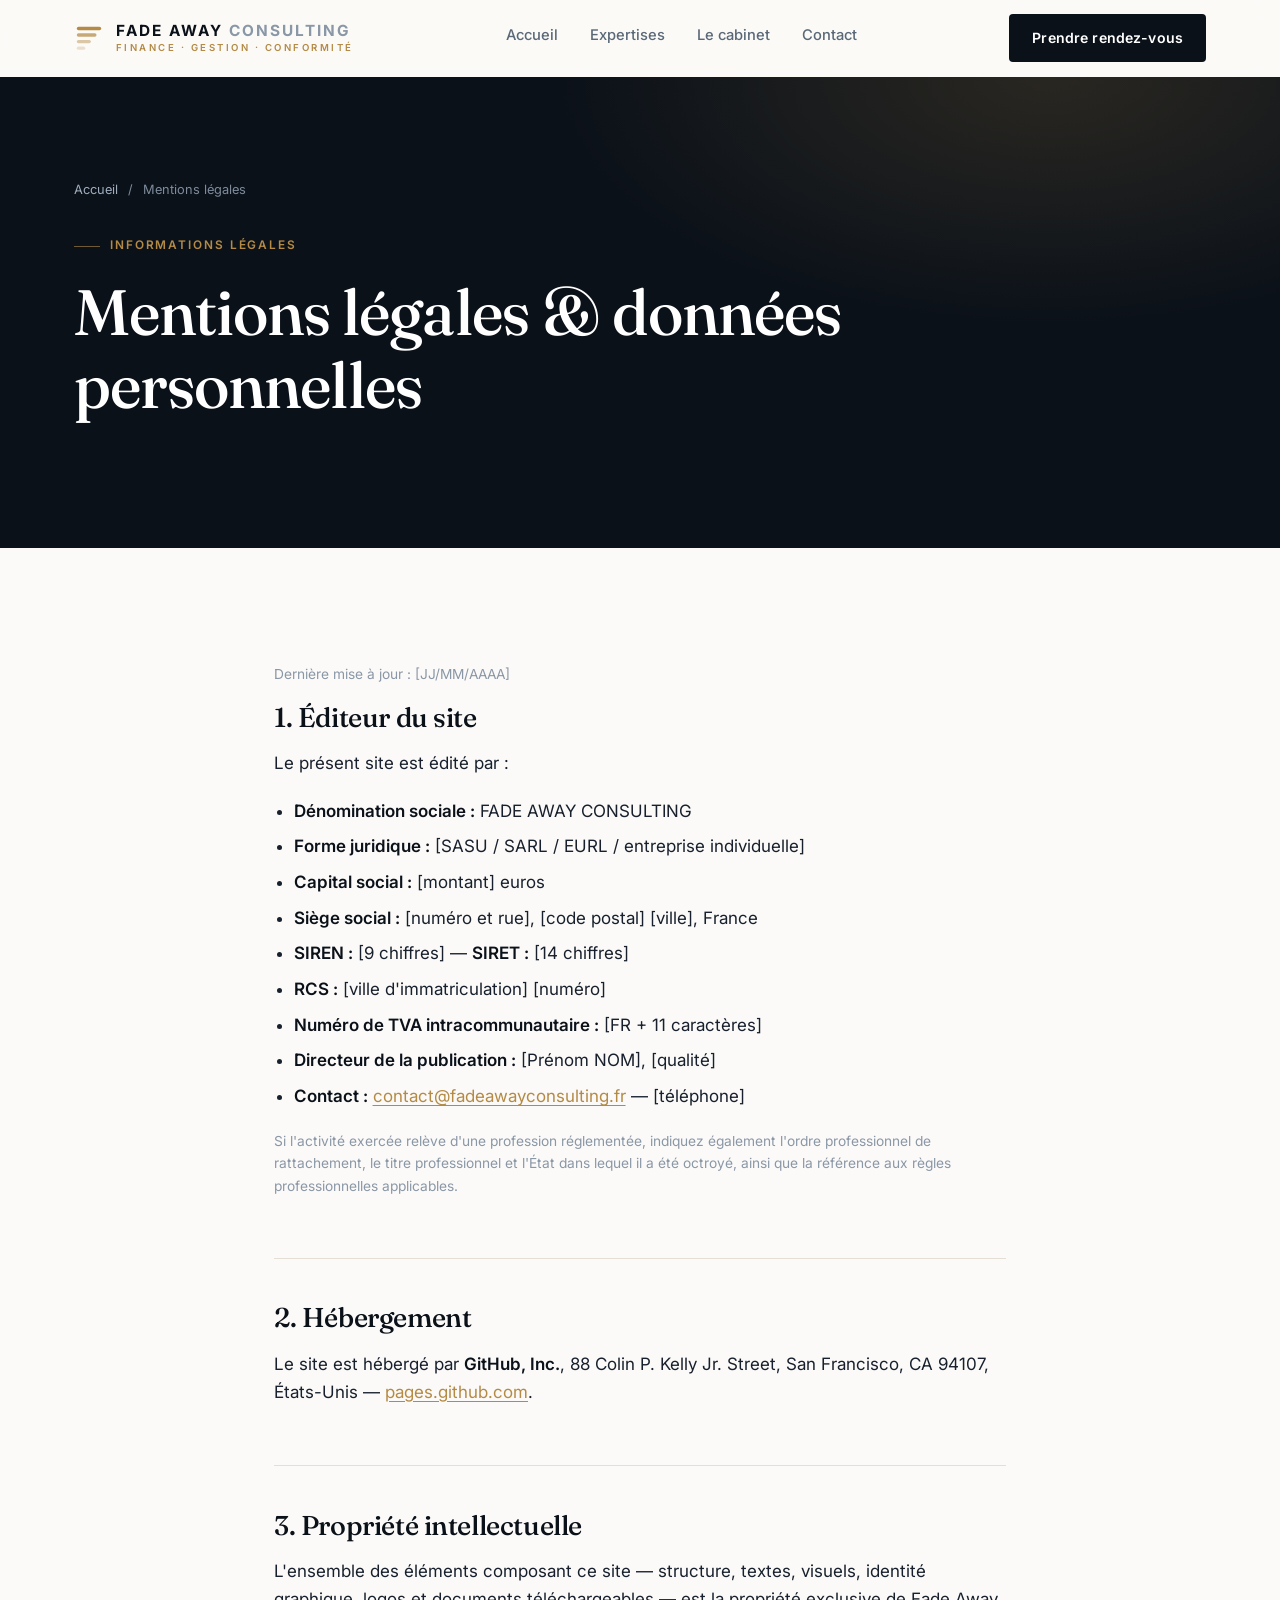
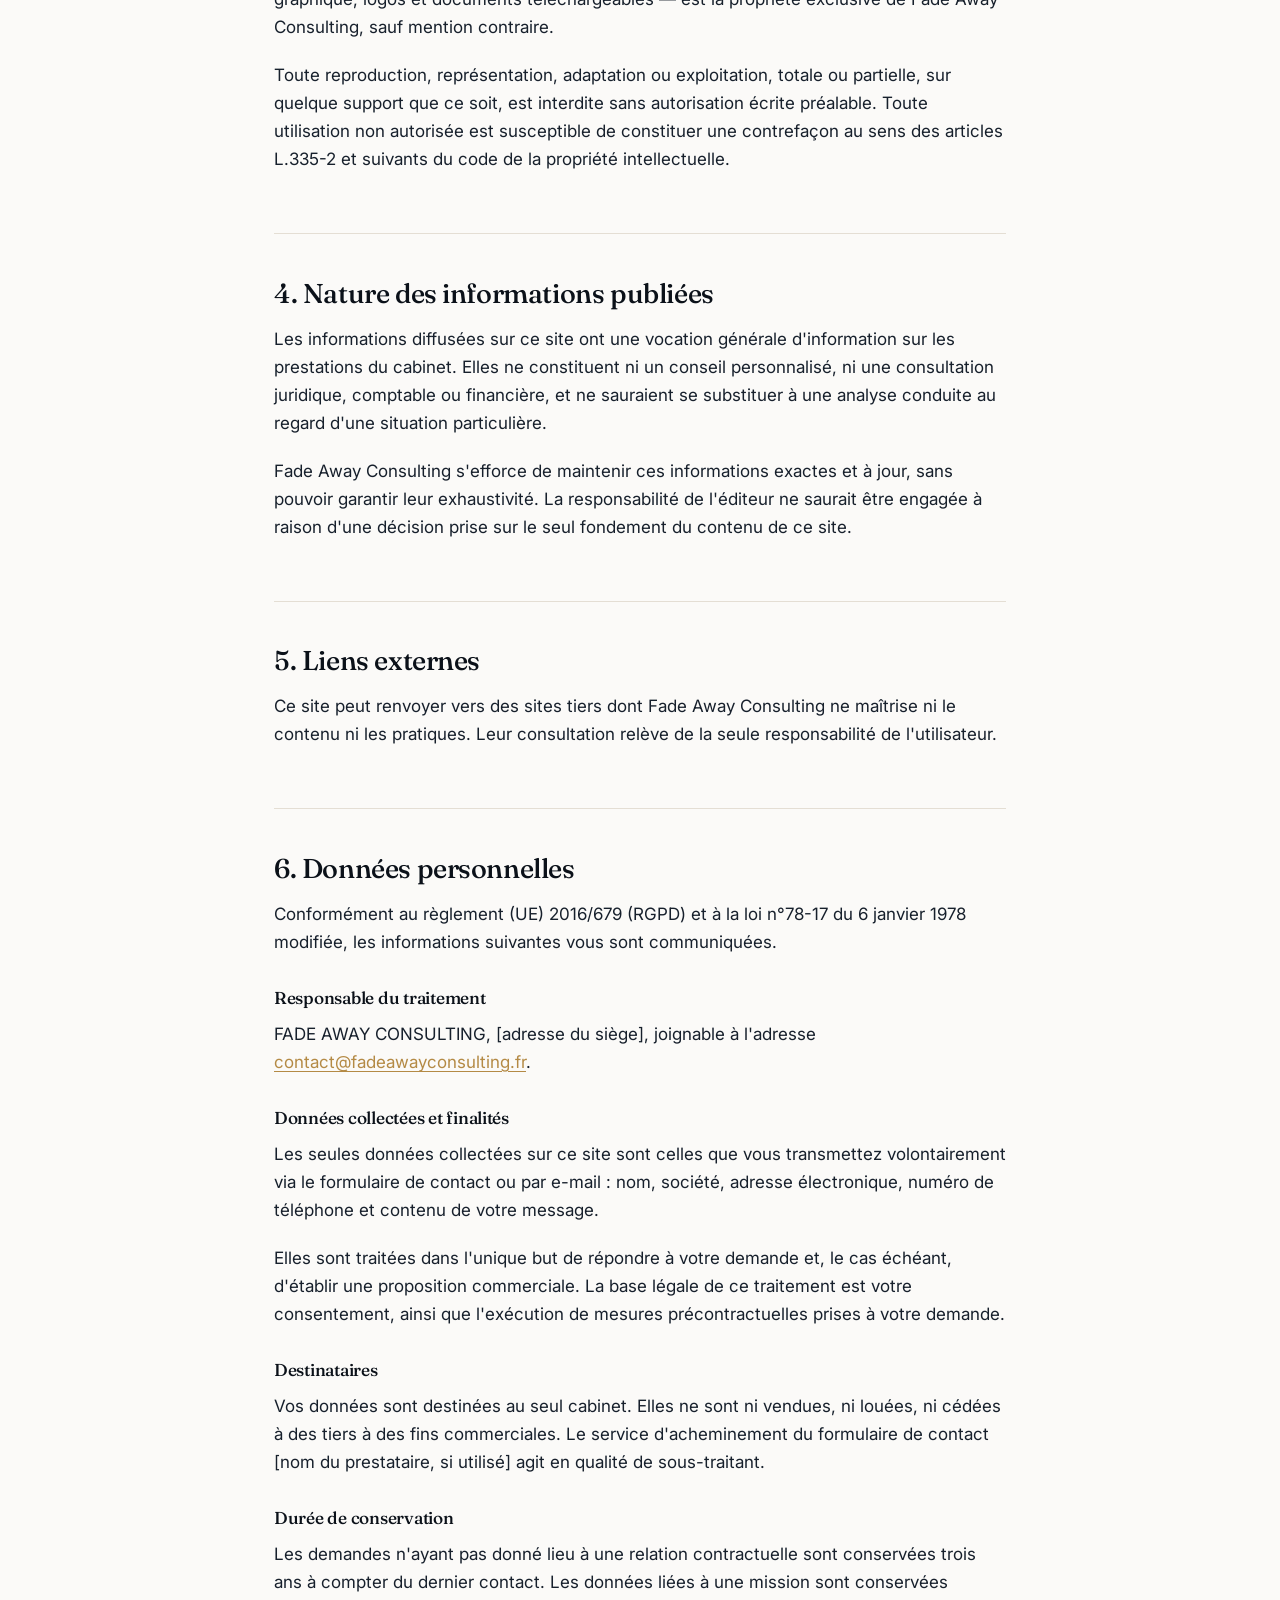
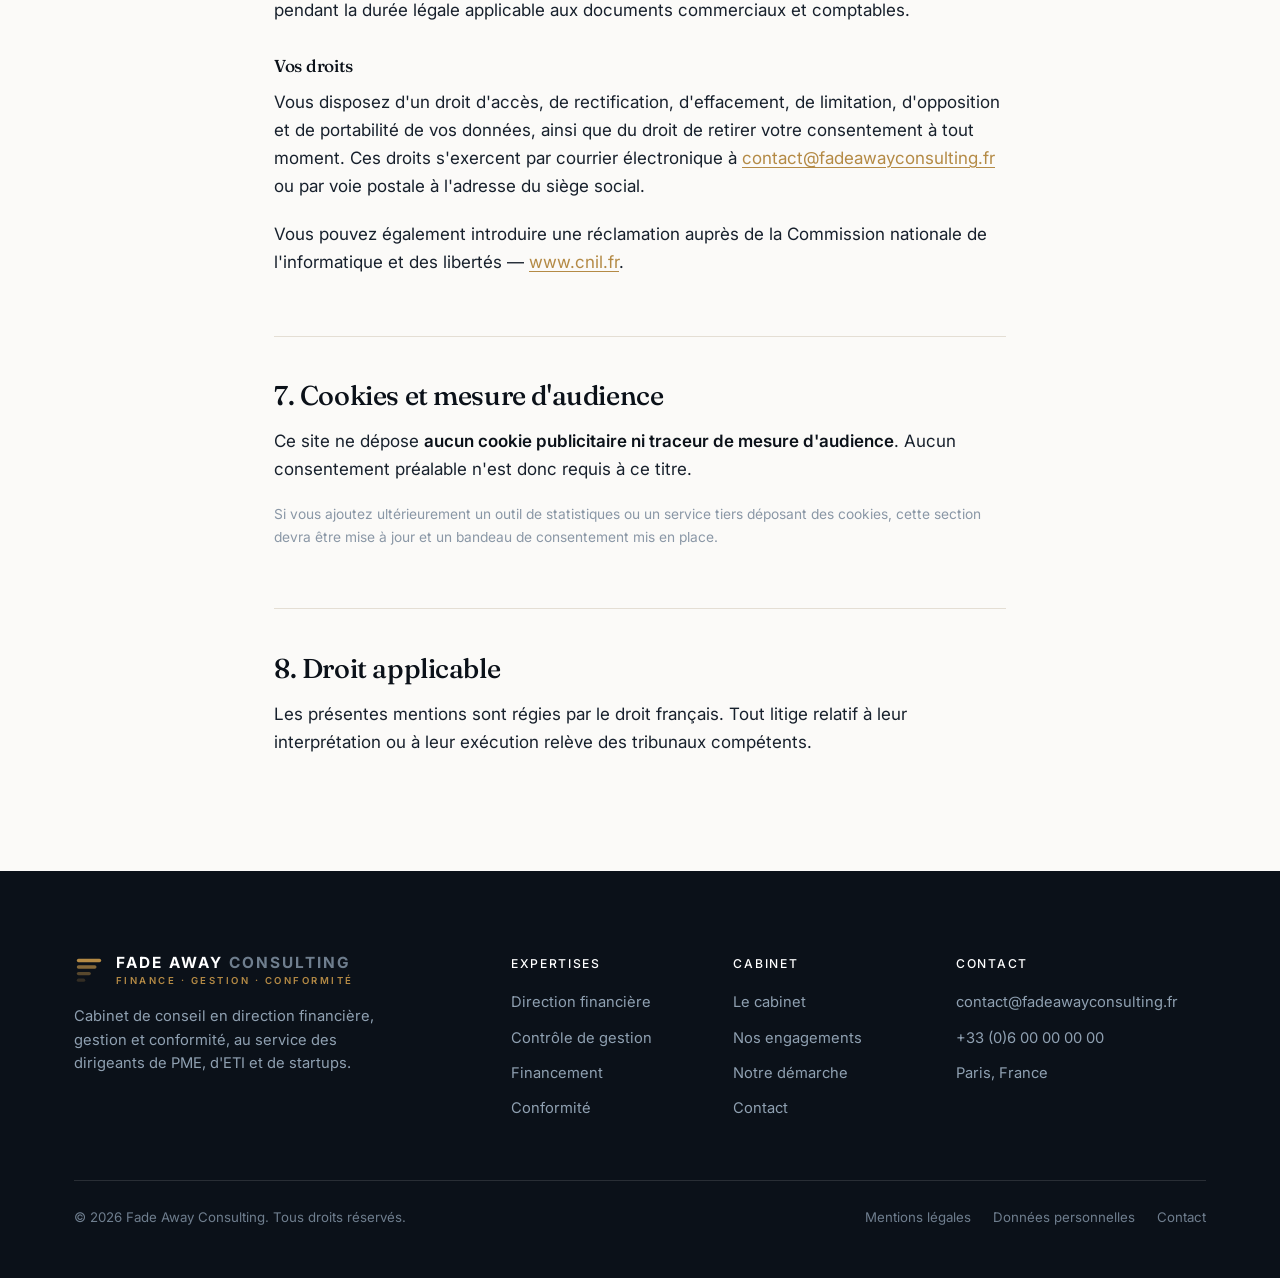
<file: mentions-legales.html>
<!DOCTYPE html>
<html lang="fr">
<head>
<meta charset="utf-8">
<meta name="viewport" content="width=device-width, initial-scale=1">
<title>Mentions légales & données personnelles — Fade Away Consulting</title>
<meta name="description" content="Mentions légales, informations sur l'éditeur, l'hébergement et le traitement des données personnelles du site de Fade Away Consulting.">
<link rel="canonical" href="https://fadeaway-c.github.io/github-pages/mentions-legales.html">

<meta property="og:type" content="website">
<meta property="og:site_name" content="Fade Away Consulting">
<meta property="og:locale" content="fr_FR">
<meta property="og:title" content="Mentions légales & données personnelles — Fade Away Consulting">
<meta property="og:description" content="Mentions légales, informations sur l'éditeur, l'hébergement et le traitement des données personnelles du site de Fade Away Consulting.">
<meta property="og:image" content="https://fadeaway-c.github.io/github-pages/assets/img/og-image.png">
<meta name="twitter:card" content="summary_large_image">
<meta name="robots" content="noindex, follow">

<link rel="icon" href="assets/img/favicon.svg" type="image/svg+xml">
<link rel="apple-touch-icon" href="assets/img/apple-touch-icon.png">
<meta name="theme-color" content="#0B1119">

<link rel="preconnect" href="https://fonts.googleapis.com">
<link rel="preconnect" href="https://fonts.gstatic.com" crossorigin>
<link href="https://fonts.googleapis.com/css2?family=Fraunces:ital,opsz,wght@0,9..144,400;0,9..144,500;1,9..144,500&family=Inter:wght@400;500;600;700&display=swap" rel="stylesheet">
<link rel="stylesheet" href="assets/css/style.css">
</head>
<body>

<a class="btn btn--dark skip-link" href="#contenu">Aller au contenu</a>

<!-- ====================================================== EN-TÊTE ==== -->
<header class="site-header">
  <div class="wrap">
    <nav class="nav" aria-label="Navigation principale">
      <a class="brand" href="index.html">
        <img class="brand__mark" src="assets/img/logo.svg" alt="" width="30" height="30">
        <span class="brand__text">
          <span class="brand__name">Fade&nbsp;Away <em>Consulting</em></span>
          <span class="brand__tag">Finance &middot; Gestion &middot; Conformité</span>
        </span>
      </a>

      <ul class="nav__links" id="nav-links">
        <li><a href="index.html">Accueil</a></li>
        <li><a href="services.html">Expertises</a></li>
        <li><a href="a-propos.html">Le cabinet</a></li>
        <li><a href="contact.html">Contact</a></li>
        <li><a class="btn btn--dark" href="contact.html">Prendre rendez-vous</a></li>
      </ul>

      <a class="btn btn--dark nav__cta" href="contact.html">Prendre rendez-vous</a>

      <button class="nav__toggle" type="button" aria-expanded="false"
              aria-controls="nav-links" aria-label="Ouvrir le menu">
        <span></span>
      </button>
    </nav>
  </div>
</header>

<main id="contenu">
  <section class="page-head">
    <div class="wrap">
      <nav class="breadcrumb" aria-label="Fil d'Ariane">
        <a href="index.html">Accueil</a> <span aria-hidden="true">/</span> <span>Mentions légales</span>
      </nav>
      <span class="eyebrow">Informations légales</span>
      <h1>Mentions légales &amp; données personnelles</h1>
    </div>
  </section>

  <section class="section">
    <div class="wrap wrap--narrow">
      <div class="prose">

        <p class="meta">Dernière mise à jour : [JJ/MM/AAAA]</p>

        <!-- À PERSONNALISER : complétez impérativement tous les éléments
             entre crochets. Ces mentions sont obligatoires en France
             (articles 6-III et 19 de la LCEN du 21 juin 2004). -->

        <h2>1. Éditeur du site</h2>
        <p>
          Le présent site est édité par&nbsp;:
        </p>
        <ul>
          <li><strong>Dénomination sociale :</strong> FADE AWAY CONSULTING</li>
          <li><strong>Forme juridique :</strong> [SASU / SARL / EURL / entreprise individuelle]</li>
          <li><strong>Capital social :</strong> [montant] euros</li>
          <li><strong>Siège social :</strong> [numéro et rue], [code postal] [ville], France</li>
          <li><strong>SIREN :</strong> [9 chiffres] — <strong>SIRET :</strong> [14 chiffres]</li>
          <li><strong>RCS :</strong> [ville d'immatriculation] [numéro]</li>
          <li><strong>Numéro de TVA intracommunautaire :</strong> [FR + 11 caractères]</li>
          <li><strong>Directeur de la publication :</strong> [Prénom NOM], [qualité]</li>
          <li><strong>Contact :</strong> <a href="mailto:contact@fadeawayconsulting.fr">contact@fadeawayconsulting.fr</a> — [téléphone]</li>
        </ul>
        <p class="meta">
          Si l'activité exercée relève d'une profession réglementée, indiquez
          également l'ordre professionnel de rattachement, le titre professionnel
          et l'État dans lequel il a été octroyé, ainsi que la référence aux règles
          professionnelles applicables.
        </p>

        <h2>2. Hébergement</h2>
        <p>
          Le site est hébergé par <strong>GitHub, Inc.</strong>,
          88 Colin P. Kelly Jr. Street, San Francisco, CA 94107, États-Unis —
          <a href="https://pages.github.com" rel="noopener">pages.github.com</a>.
        </p>

        <h2>3. Propriété intellectuelle</h2>
        <p>
          L'ensemble des éléments composant ce site — structure, textes, visuels,
          identité graphique, logos et documents téléchargeables — est la propriété
          exclusive de Fade Away Consulting, sauf mention contraire.
        </p>
        <p>
          Toute reproduction, représentation, adaptation ou exploitation, totale ou
          partielle, sur quelque support que ce soit, est interdite sans autorisation
          écrite préalable. Toute utilisation non autorisée est susceptible de
          constituer une contrefaçon au sens des articles L.335-2 et suivants du
          code de la propriété intellectuelle.
        </p>

        <h2>4. Nature des informations publiées</h2>
        <p>
          Les informations diffusées sur ce site ont une vocation générale
          d'information sur les prestations du cabinet. Elles ne constituent ni un
          conseil personnalisé, ni une consultation juridique, comptable ou
          financière, et ne sauraient se substituer à une analyse conduite au regard
          d'une situation particulière.
        </p>
        <p>
          Fade Away Consulting s'efforce de maintenir ces informations exactes et à
          jour, sans pouvoir garantir leur exhaustivité. La responsabilité de
          l'éditeur ne saurait être engagée à raison d'une décision prise sur le seul
          fondement du contenu de ce site.
        </p>

        <h2>5. Liens externes</h2>
        <p>
          Ce site peut renvoyer vers des sites tiers dont Fade Away Consulting ne
          maîtrise ni le contenu ni les pratiques. Leur consultation relève de la
          seule responsabilité de l'utilisateur.
        </p>

        <h2 id="donnees">6. Données personnelles</h2>
        <p>
          Conformément au règlement (UE) 2016/679 (RGPD) et à la loi n°78-17 du
          6 janvier 1978 modifiée, les informations suivantes vous sont communiquées.
        </p>

        <h3>Responsable du traitement</h3>
        <p>
          FADE AWAY CONSULTING, [adresse du siège], joignable à l'adresse
          <a href="mailto:contact@fadeawayconsulting.fr">contact@fadeawayconsulting.fr</a>.
        </p>

        <h3>Données collectées et finalités</h3>
        <p>
          Les seules données collectées sur ce site sont celles que vous transmettez
          volontairement via le formulaire de contact ou par e-mail : nom, société,
          adresse électronique, numéro de téléphone et contenu de votre message.
        </p>
        <p>
          Elles sont traitées dans l'unique but de répondre à votre demande et,
          le cas échéant, d'établir une proposition commerciale. La base légale de
          ce traitement est votre consentement, ainsi que l'exécution de mesures
          précontractuelles prises à votre demande.
        </p>

        <h3>Destinataires</h3>
        <p>
          Vos données sont destinées au seul cabinet. Elles ne sont ni vendues, ni
          louées, ni cédées à des tiers à des fins commerciales. Le service
          d'acheminement du formulaire de contact [nom du prestataire, si utilisé]
          agit en qualité de sous-traitant.
        </p>

        <h3>Durée de conservation</h3>
        <p>
          Les demandes n'ayant pas donné lieu à une relation contractuelle sont
          conservées trois ans à compter du dernier contact. Les données liées à une
          mission sont conservées pendant la durée légale applicable aux documents
          commerciaux et comptables.
        </p>

        <h3>Vos droits</h3>
        <p>
          Vous disposez d'un droit d'accès, de rectification, d'effacement, de
          limitation, d'opposition et de portabilité de vos données, ainsi que du
          droit de retirer votre consentement à tout moment. Ces droits s'exercent
          par courrier électronique à
          <a href="mailto:contact@fadeawayconsulting.fr">contact@fadeawayconsulting.fr</a>
          ou par voie postale à l'adresse du siège social.
        </p>
        <p>
          Vous pouvez également introduire une réclamation auprès de la Commission
          nationale de l'informatique et des libertés —
          <a href="https://www.cnil.fr" rel="noopener">www.cnil.fr</a>.
        </p>

        <h2>7. Cookies et mesure d'audience</h2>
        <p>
          Ce site ne dépose <strong>aucun cookie publicitaire ni traceur de mesure
          d'audience</strong>. Aucun consentement préalable n'est donc requis à ce
          titre.
        </p>
        <p class="meta">
          Si vous ajoutez ultérieurement un outil de statistiques ou un service tiers
          déposant des cookies, cette section devra être mise à jour et un bandeau de
          consentement mis en place.
        </p>

        <h2>8. Droit applicable</h2>
        <p>
          Les présentes mentions sont régies par le droit français. Tout litige
          relatif à leur interprétation ou à leur exécution relève des tribunaux
          compétents.
        </p>

      </div>
    </div>
  </section>

</main>

<!-- ================================================== PIED DE PAGE ==== -->
<footer class="site-footer">
  <div class="wrap">
    <div class="footer__grid">

      <div>
        <a class="brand" href="index.html">
          <img class="brand__mark" src="assets/img/logo.svg" alt="" width="30" height="30">
          <span class="brand__text">
            <span class="brand__name">Fade&nbsp;Away <em>Consulting</em></span>
            <span class="brand__tag">Finance &middot; Gestion &middot; Conformité</span>
          </span>
        </a>
        <p class="footer__about">
          Cabinet de conseil en direction financière, gestion et conformité,
          au service des dirigeants de PME, d'ETI et de startups.
        </p>
      </div>

      <div class="footer__col">
        <h4>Expertises</h4>
        <ul>
          <li><a href="services.html#dfe">Direction financière</a></li>
          <li><a href="services.html#controle">Contrôle de gestion</a></li>
          <li><a href="services.html#financement">Financement</a></li>
          <li><a href="services.html#conformite">Conformité</a></li>
        </ul>
      </div>

      <div class="footer__col">
        <h4>Cabinet</h4>
        <ul>
          <li><a href="a-propos.html">Le cabinet</a></li>
          <li><a href="a-propos.html#valeurs">Nos engagements</a></li>
          <li><a href="index.html#demarche">Notre démarche</a></li>
          <li><a href="contact.html">Contact</a></li>
        </ul>
      </div>

      <div class="footer__col">
        <h4>Contact</h4>
        <ul>
          <!-- À PERSONNALISER : coordonnées réelles du cabinet -->
          <li><a href="mailto:contact@fadeawayconsulting.fr">contact@fadeawayconsulting.fr</a></li>
          <li><a href="tel:+33600000000">+33 (0)6 00 00 00 00</a></li>
          <li>Paris, France</li>
        </ul>
      </div>

    </div>

    <div class="footer__bottom">
      <p>&copy; <span data-year>2026</span> Fade Away Consulting. Tous droits réservés.</p>
      <nav aria-label="Liens légaux">
        <a href="mentions-legales.html">Mentions légales</a>
        <a href="mentions-legales.html#donnees">Données personnelles</a>
        <a href="contact.html">Contact</a>
      </nav>
    </div>
  </div>
</footer>

<script src="assets/js/main.js" defer></script>
</body>
</html>
</file>
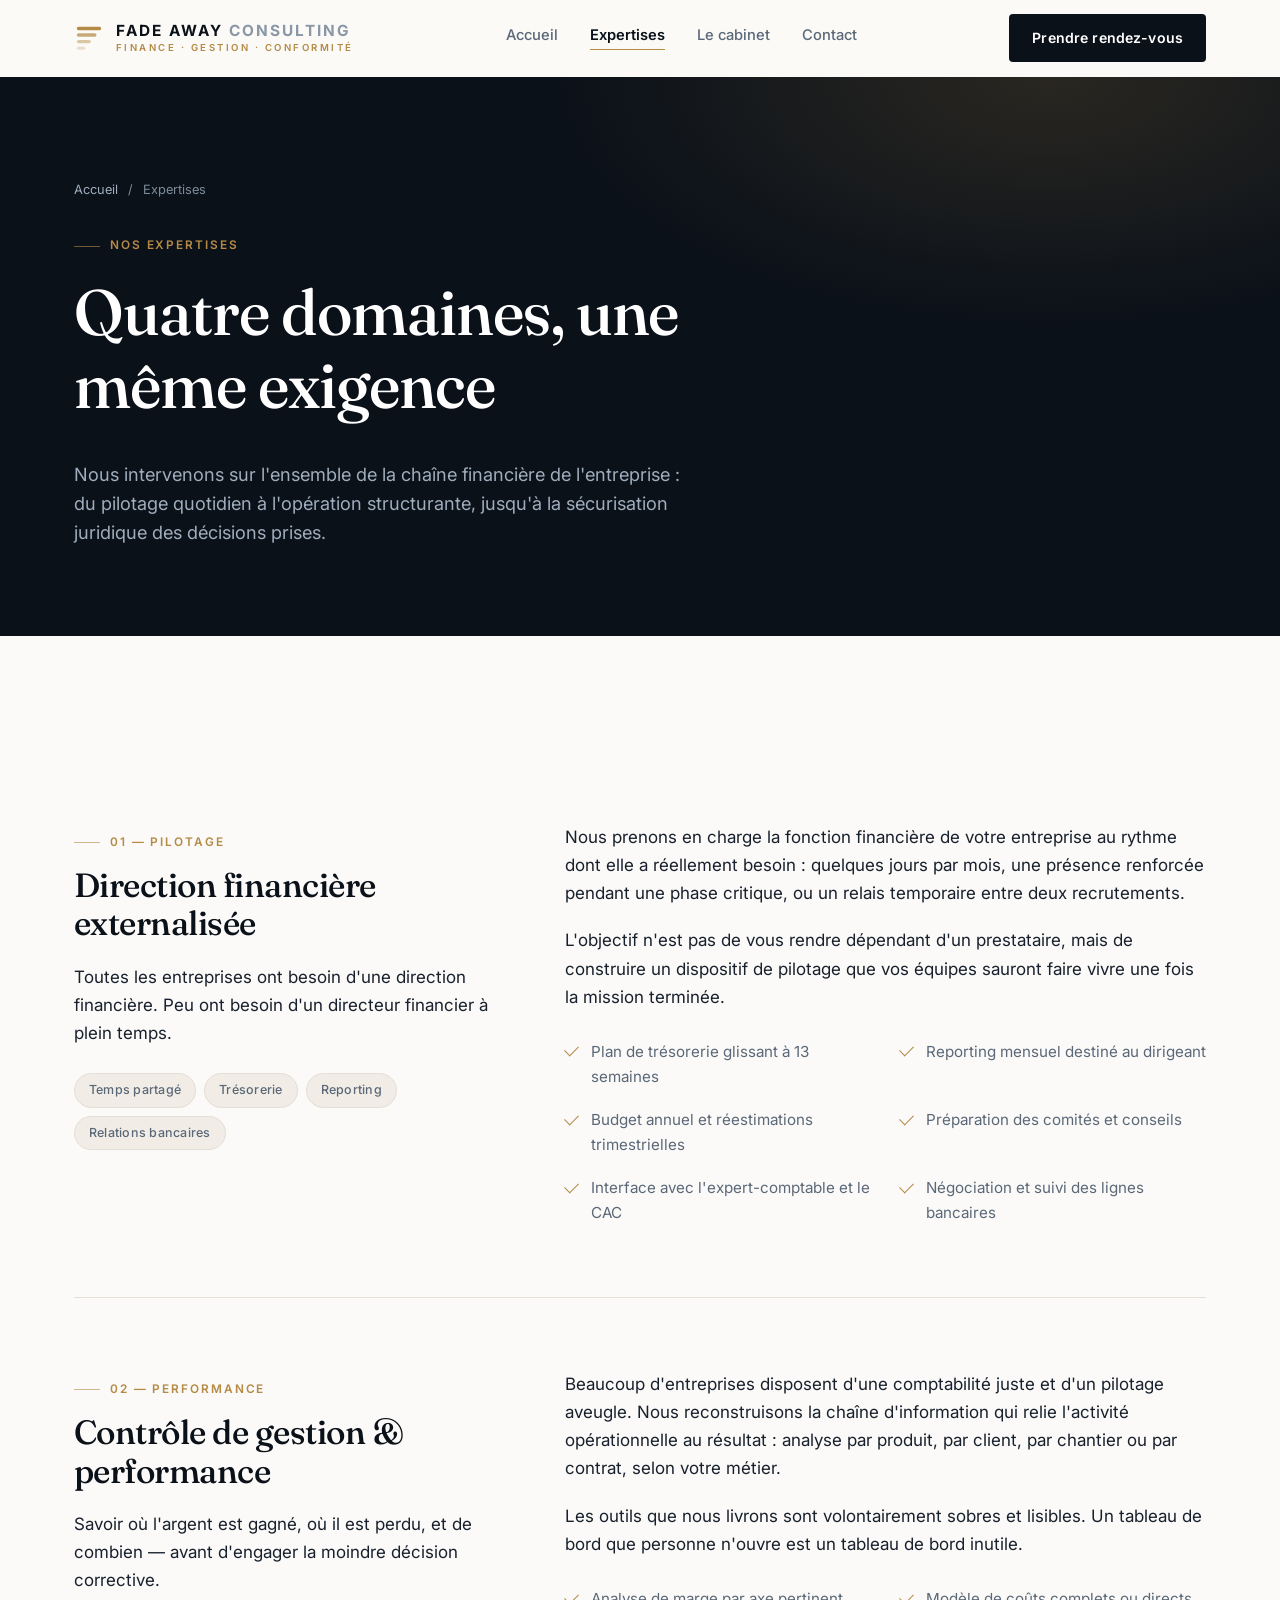
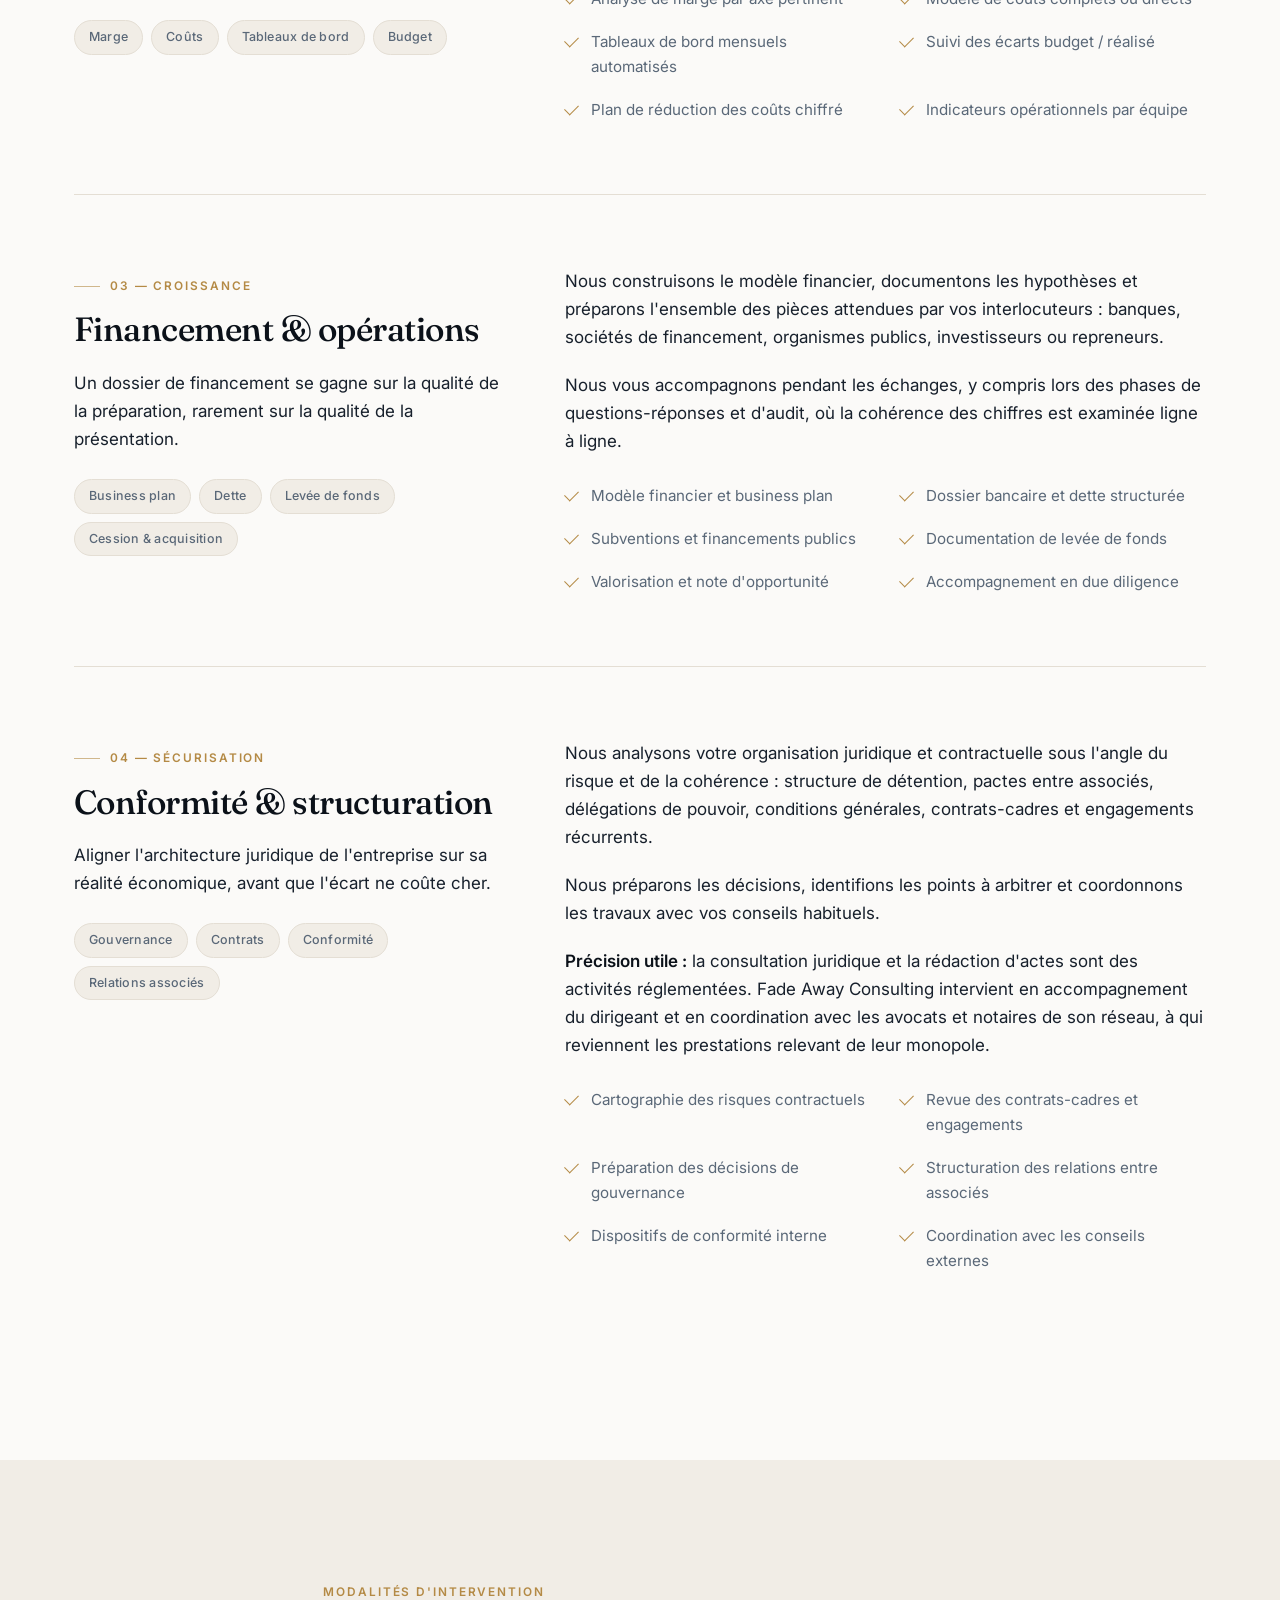
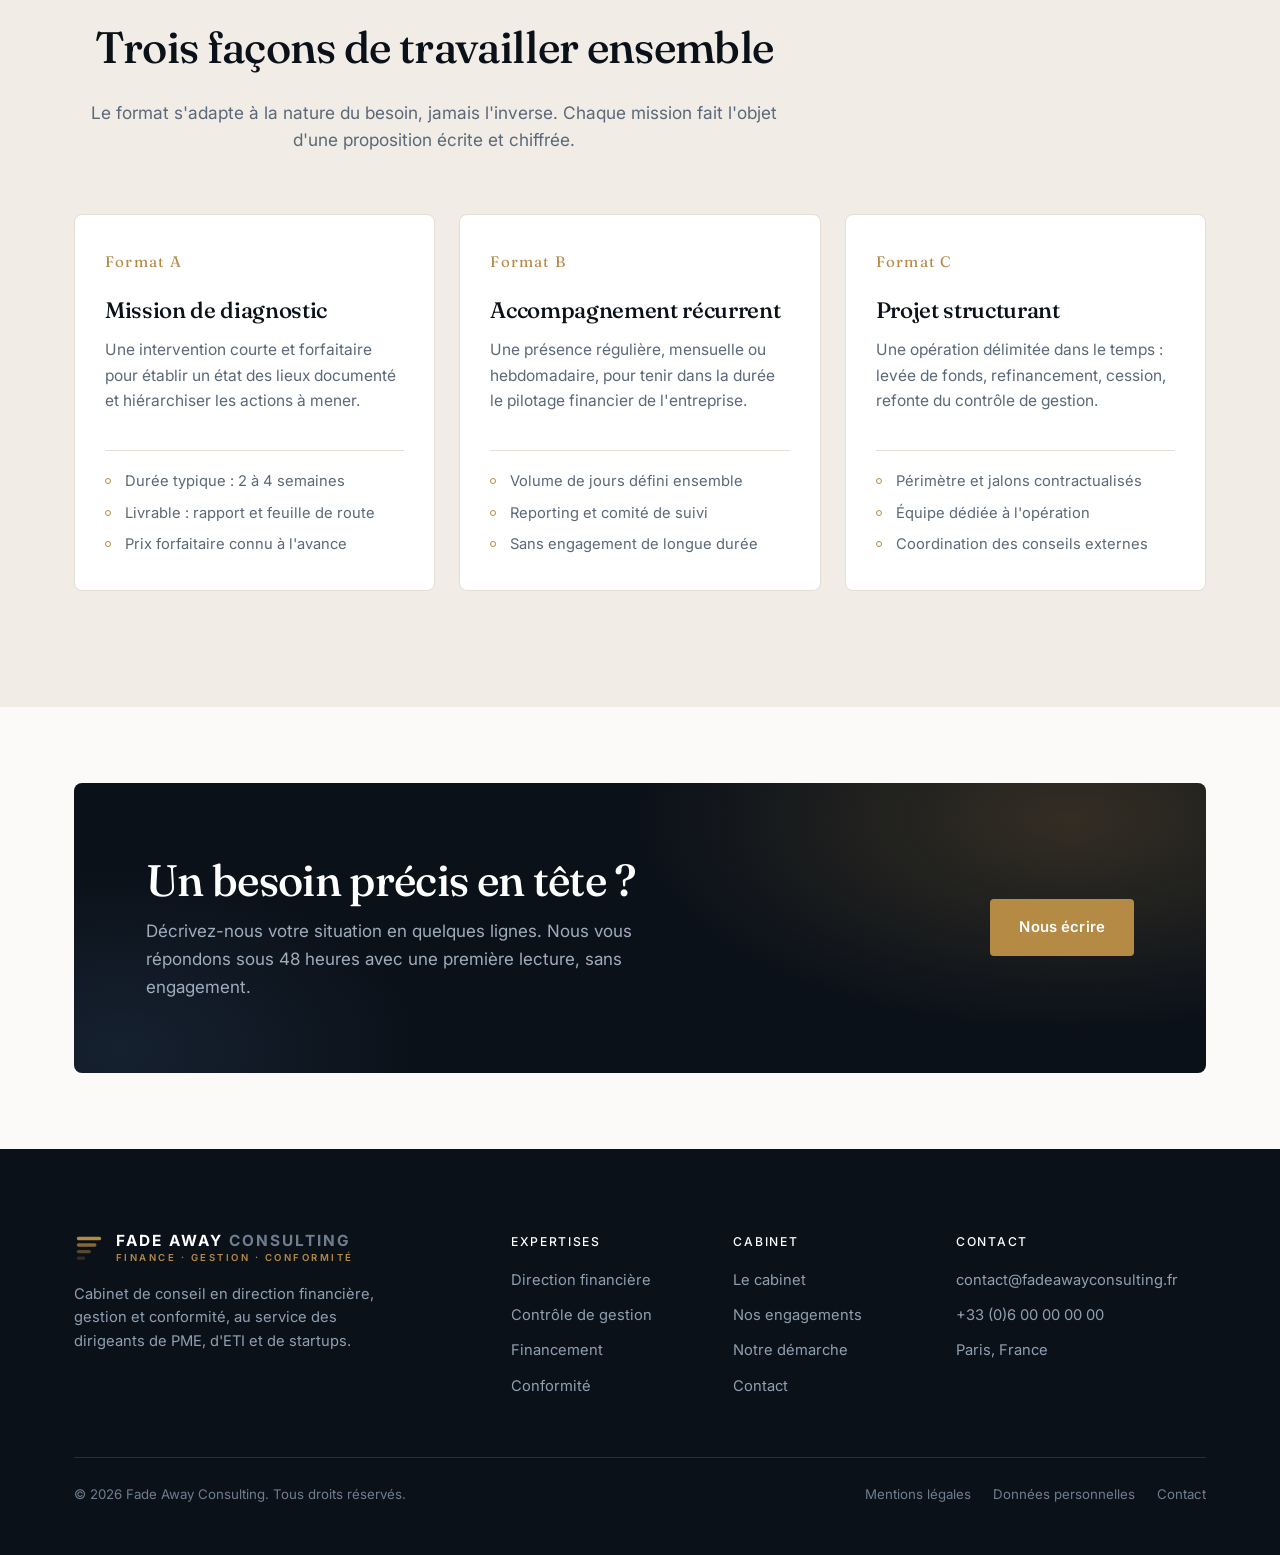
<file: services.html>
<!DOCTYPE html>
<html lang="fr">
<head>
<meta charset="utf-8">
<meta name="viewport" content="width=device-width, initial-scale=1">
<title>Expertises — Fade Away Consulting</title>
<meta name="description" content="Direction financière externalisée, contrôle de gestion, financement de la croissance et conformité : les quatre expertises de Fade Away Consulting.">
<link rel="canonical" href="https://fadeaway-c.github.io/github-pages/services.html">

<meta property="og:type" content="website">
<meta property="og:site_name" content="Fade Away Consulting">
<meta property="og:locale" content="fr_FR">
<meta property="og:title" content="Expertises — Fade Away Consulting">
<meta property="og:description" content="Direction financière externalisée, contrôle de gestion, financement de la croissance et conformité : les quatre expertises de Fade Away Consulting.">
<meta property="og:image" content="https://fadeaway-c.github.io/github-pages/assets/img/og-image.png">
<meta name="twitter:card" content="summary_large_image">

<link rel="icon" href="assets/img/favicon.svg" type="image/svg+xml">
<link rel="apple-touch-icon" href="assets/img/apple-touch-icon.png">
<meta name="theme-color" content="#0B1119">

<link rel="preconnect" href="https://fonts.googleapis.com">
<link rel="preconnect" href="https://fonts.gstatic.com" crossorigin>
<link href="https://fonts.googleapis.com/css2?family=Fraunces:ital,opsz,wght@0,9..144,400;0,9..144,500;1,9..144,500&family=Inter:wght@400;500;600;700&display=swap" rel="stylesheet">
<link rel="stylesheet" href="assets/css/style.css">
</head>
<body>

<a class="btn btn--dark skip-link" href="#contenu">Aller au contenu</a>

<!-- ====================================================== EN-TÊTE ==== -->
<header class="site-header">
  <div class="wrap">
    <nav class="nav" aria-label="Navigation principale">
      <a class="brand" href="index.html">
        <img class="brand__mark" src="assets/img/logo.svg" alt="" width="30" height="30">
        <span class="brand__text">
          <span class="brand__name">Fade&nbsp;Away <em>Consulting</em></span>
          <span class="brand__tag">Finance &middot; Gestion &middot; Conformité</span>
        </span>
      </a>

      <ul class="nav__links" id="nav-links">
        <li><a href="index.html">Accueil</a></li>
        <li><a href="services.html" aria-current="page">Expertises</a></li>
        <li><a href="a-propos.html">Le cabinet</a></li>
        <li><a href="contact.html">Contact</a></li>
        <li><a class="btn btn--dark" href="contact.html">Prendre rendez-vous</a></li>
      </ul>

      <a class="btn btn--dark nav__cta" href="contact.html">Prendre rendez-vous</a>

      <button class="nav__toggle" type="button" aria-expanded="false"
              aria-controls="nav-links" aria-label="Ouvrir le menu">
        <span></span>
      </button>
    </nav>
  </div>
</header>

<main id="contenu">
  <section class="page-head">
    <div class="wrap">
      <nav class="breadcrumb" aria-label="Fil d'Ariane">
        <a href="index.html">Accueil</a> <span aria-hidden="true">/</span> <span>Expertises</span>
      </nav>
      <span class="eyebrow">Nos expertises</span>
      <h1>Quatre domaines, une même exigence</h1>
      <p class="lead">
        Nous intervenons sur l'ensemble de la chaîne financière de l'entreprise :
        du pilotage quotidien à l'opération structurante, jusqu'à la sécurisation
        juridique des décisions prises.
      </p>
    </div>
  </section>

  <section class="section">
    <div class="wrap">

      <!-- ------------------------------------------------------------ 01 -->
      <article class="service-block" id="dfe">
        <div class="service-block__aside reveal">
          <span class="eyebrow">01 — Pilotage</span>
          <h2>Direction financière externalisée</h2>
          <p>
            Toutes les entreprises ont besoin d'une direction financière.
            Peu ont besoin d'un directeur financier à plein temps.
          </p>
          <div class="tag-row">
            <span class="tag">Temps partagé</span>
            <span class="tag">Trésorerie</span>
            <span class="tag">Reporting</span>
            <span class="tag">Relations bancaires</span>
          </div>
        </div>

        <div class="reveal">
          <p>
            Nous prenons en charge la fonction financière de votre entreprise au
            rythme dont elle a réellement besoin : quelques jours par mois, une
            présence renforcée pendant une phase critique, ou un relais temporaire
            entre deux recrutements.
          </p>
          <p>
            L'objectif n'est pas de vous rendre dépendant d'un prestataire, mais de
            construire un dispositif de pilotage que vos équipes sauront faire vivre
            une fois la mission terminée.
          </p>
          <ul class="deliverables">
            <li>Plan de trésorerie glissant à 13 semaines</li>
            <li>Reporting mensuel destiné au dirigeant</li>
            <li>Budget annuel et réestimations trimestrielles</li>
            <li>Préparation des comités et conseils</li>
            <li>Interface avec l'expert-comptable et le CAC</li>
            <li>Négociation et suivi des lignes bancaires</li>
          </ul>
        </div>
      </article>

      <!-- ------------------------------------------------------------ 02 -->
      <article class="service-block" id="controle">
        <div class="service-block__aside reveal">
          <span class="eyebrow">02 — Performance</span>
          <h2>Contrôle de gestion &amp; performance</h2>
          <p>
            Savoir où l'argent est gagné, où il est perdu, et de combien —
            avant d'engager la moindre décision corrective.
          </p>
          <div class="tag-row">
            <span class="tag">Marge</span>
            <span class="tag">Coûts</span>
            <span class="tag">Tableaux de bord</span>
            <span class="tag">Budget</span>
          </div>
        </div>

        <div class="reveal">
          <p>
            Beaucoup d'entreprises disposent d'une comptabilité juste et d'un
            pilotage aveugle. Nous reconstruisons la chaîne d'information qui
            relie l'activité opérationnelle au résultat : analyse par produit,
            par client, par chantier ou par contrat, selon votre métier.
          </p>
          <p>
            Les outils que nous livrons sont volontairement sobres et lisibles.
            Un tableau de bord que personne n'ouvre est un tableau de bord inutile.
          </p>
          <ul class="deliverables">
            <li>Analyse de marge par axe pertinent</li>
            <li>Modèle de coûts complets ou directs</li>
            <li>Tableaux de bord mensuels automatisés</li>
            <li>Suivi des écarts budget / réalisé</li>
            <li>Plan de réduction des coûts chiffré</li>
            <li>Indicateurs opérationnels par équipe</li>
          </ul>
        </div>
      </article>

      <!-- ------------------------------------------------------------ 03 -->
      <article class="service-block" id="financement">
        <div class="service-block__aside reveal">
          <span class="eyebrow">03 — Croissance</span>
          <h2>Financement &amp; opérations</h2>
          <p>
            Un dossier de financement se gagne sur la qualité de la préparation,
            rarement sur la qualité de la présentation.
          </p>
          <div class="tag-row">
            <span class="tag">Business plan</span>
            <span class="tag">Dette</span>
            <span class="tag">Levée de fonds</span>
            <span class="tag">Cession &amp; acquisition</span>
          </div>
        </div>

        <div class="reveal">
          <p>
            Nous construisons le modèle financier, documentons les hypothèses et
            préparons l'ensemble des pièces attendues par vos interlocuteurs :
            banques, sociétés de financement, organismes publics, investisseurs
            ou repreneurs.
          </p>
          <p>
            Nous vous accompagnons pendant les échanges, y compris lors des phases
            de questions-réponses et d'audit, où la cohérence des chiffres est
            examinée ligne à ligne.
          </p>
          <ul class="deliverables">
            <li>Modèle financier et business plan</li>
            <li>Dossier bancaire et dette structurée</li>
            <li>Subventions et financements publics</li>
            <li>Documentation de levée de fonds</li>
            <li>Valorisation et note d'opportunité</li>
            <li>Accompagnement en due diligence</li>
          </ul>
        </div>
      </article>

      <!-- ------------------------------------------------------------ 04 -->
      <article class="service-block" id="conformite">
        <div class="service-block__aside reveal">
          <span class="eyebrow">04 — Sécurisation</span>
          <h2>Conformité &amp; structuration</h2>
          <p>
            Aligner l'architecture juridique de l'entreprise sur sa réalité
            économique, avant que l'écart ne coûte cher.
          </p>
          <div class="tag-row">
            <span class="tag">Gouvernance</span>
            <span class="tag">Contrats</span>
            <span class="tag">Conformité</span>
            <span class="tag">Relations associés</span>
          </div>
        </div>

        <div class="reveal">
          <p>
            Nous analysons votre organisation juridique et contractuelle sous
            l'angle du risque et de la cohérence : structure de détention, pactes
            entre associés, délégations de pouvoir, conditions générales,
            contrats-cadres et engagements récurrents.
          </p>
          <p>
            Nous préparons les décisions, identifions les points à arbitrer et
            coordonnons les travaux avec vos conseils habituels.
          </p>
          <p>
            <strong>Précision utile :</strong> la consultation juridique et la
            rédaction d'actes sont des activités réglementées. Fade Away Consulting
            intervient en accompagnement du dirigeant et en coordination avec les
            avocats et notaires de son réseau, à qui reviennent les prestations
            relevant de leur monopole.
          </p>
          <ul class="deliverables">
            <li>Cartographie des risques contractuels</li>
            <li>Revue des contrats-cadres et engagements</li>
            <li>Préparation des décisions de gouvernance</li>
            <li>Structuration des relations entre associés</li>
            <li>Dispositifs de conformité interne</li>
            <li>Coordination avec les conseils externes</li>
          </ul>
        </div>
      </article>

    </div>
  </section>

  <!-- ================================================== MODALITÉS ==== -->
  <section class="section section--paper2">
    <div class="wrap">
      <div class="section-head center reveal">
        <span class="eyebrow">Modalités d'intervention</span>
        <h2>Trois façons de travailler ensemble</h2>
        <p class="lead">
          Le format s'adapte à la nature du besoin, jamais l'inverse.
          Chaque mission fait l'objet d'une proposition écrite et chiffrée.
        </p>
      </div>

      <div class="grid grid--3">
        <article class="card reveal">
          <span class="card__num">Format A</span>
          <h3>Mission de diagnostic</h3>
          <p>
            Une intervention courte et forfaitaire pour établir un état des lieux
            documenté et hiérarchiser les actions à mener.
          </p>
          <ul class="card__list">
            <li>Durée typique : 2 à 4 semaines</li>
            <li>Livrable : rapport et feuille de route</li>
            <li>Prix forfaitaire connu à l'avance</li>
          </ul>
        </article>

        <article class="card reveal">
          <span class="card__num">Format B</span>
          <h3>Accompagnement récurrent</h3>
          <p>
            Une présence régulière, mensuelle ou hebdomadaire, pour tenir dans la
            durée le pilotage financier de l'entreprise.
          </p>
          <ul class="card__list">
            <li>Volume de jours défini ensemble</li>
            <li>Reporting et comité de suivi</li>
            <li>Sans engagement de longue durée</li>
          </ul>
        </article>

        <article class="card reveal">
          <span class="card__num">Format C</span>
          <h3>Projet structurant</h3>
          <p>
            Une opération délimitée dans le temps : levée de fonds, refinancement,
            cession, refonte du contrôle de gestion.
          </p>
          <ul class="card__list">
            <li>Périmètre et jalons contractualisés</li>
            <li>Équipe dédiée à l'opération</li>
            <li>Coordination des conseils externes</li>
          </ul>
        </article>
      </div>
    </div>
  </section>

  <section class="section section--tight">
    <div class="wrap">
      <div class="cta-band reveal">
        <div class="cta-band__text">
          <h2>Un besoin précis en tête&nbsp;?</h2>
          <p>
            Décrivez-nous votre situation en quelques lignes. Nous vous répondons
            sous 48 heures avec une première lecture, sans engagement.
          </p>
        </div>
        <div class="btn-row">
          <a class="btn btn--primary" href="contact.html">Nous écrire</a>
        </div>
      </div>
    </div>
  </section>

</main>

<!-- ================================================== PIED DE PAGE ==== -->
<footer class="site-footer">
  <div class="wrap">
    <div class="footer__grid">

      <div>
        <a class="brand" href="index.html">
          <img class="brand__mark" src="assets/img/logo.svg" alt="" width="30" height="30">
          <span class="brand__text">
            <span class="brand__name">Fade&nbsp;Away <em>Consulting</em></span>
            <span class="brand__tag">Finance &middot; Gestion &middot; Conformité</span>
          </span>
        </a>
        <p class="footer__about">
          Cabinet de conseil en direction financière, gestion et conformité,
          au service des dirigeants de PME, d'ETI et de startups.
        </p>
      </div>

      <div class="footer__col">
        <h4>Expertises</h4>
        <ul>
          <li><a href="services.html#dfe">Direction financière</a></li>
          <li><a href="services.html#controle">Contrôle de gestion</a></li>
          <li><a href="services.html#financement">Financement</a></li>
          <li><a href="services.html#conformite">Conformité</a></li>
        </ul>
      </div>

      <div class="footer__col">
        <h4>Cabinet</h4>
        <ul>
          <li><a href="a-propos.html">Le cabinet</a></li>
          <li><a href="a-propos.html#valeurs">Nos engagements</a></li>
          <li><a href="index.html#demarche">Notre démarche</a></li>
          <li><a href="contact.html">Contact</a></li>
        </ul>
      </div>

      <div class="footer__col">
        <h4>Contact</h4>
        <ul>
          <!-- À PERSONNALISER : coordonnées réelles du cabinet -->
          <li><a href="mailto:contact@fadeawayconsulting.fr">contact@fadeawayconsulting.fr</a></li>
          <li><a href="tel:+33600000000">+33 (0)6 00 00 00 00</a></li>
          <li>Paris, France</li>
        </ul>
      </div>

    </div>

    <div class="footer__bottom">
      <p>&copy; <span data-year>2026</span> Fade Away Consulting. Tous droits réservés.</p>
      <nav aria-label="Liens légaux">
        <a href="mentions-legales.html">Mentions légales</a>
        <a href="mentions-legales.html#donnees">Données personnelles</a>
        <a href="contact.html">Contact</a>
      </nav>
    </div>
  </div>
</footer>

<script src="assets/js/main.js" defer></script>
</body>
</html>
</file>
<file: assets/css/style.css>
/* ==========================================================================
   FADE AWAY CONSULTING — Feuille de style principale
   ========================================================================== */

/* --------------------------------------------------------------------------
   1. Tokens
   -------------------------------------------------------------------------- */
:root {
  /* Couleurs */
  --ink:        #0B1119;
  --ink-2:      #111C2A;
  --ink-3:      #1B2837;
  --paper:      #FBFAF8;
  --paper-2:    #F1EDE6;
  --gold:       #B48A45;
  --gold-2:     #D9B876;
  --text:       #17202C;
  --muted:      #5A6878;
  --muted-soft: #8A97A6;
  --line:       #E4DED4;
  --line-dark:  rgba(255, 255, 255, .12);

  /* Typographie */
  --font-title: "Fraunces", "Playfair Display", Georgia, "Times New Roman", serif;
  --font-body:  "Inter", -apple-system, BlinkMacSystemFont, "Segoe UI", Roboto, Helvetica, Arial, sans-serif;

  /* Mesures */
  --wrap:       1180px;
  --wrap-narrow: 780px;
  --radius:     4px;
  --radius-lg:  8px;
  --header-h:   76px;

  /* Ombres */
  --shadow-sm: 0 1px 2px rgba(11, 17, 25, .05), 0 4px 14px rgba(11, 17, 25, .05);
  --shadow-md: 0 2px 6px rgba(11, 17, 25, .06), 0 18px 40px rgba(11, 17, 25, .09);
}

/* --------------------------------------------------------------------------
   2. Base
   -------------------------------------------------------------------------- */
*, *::before, *::after { box-sizing: border-box; }

html {
  scroll-behavior: smooth;
  scroll-padding-top: calc(var(--header-h) + 16px);
  -webkit-text-size-adjust: 100%;
}

body {
  margin: 0;
  background: var(--paper);
  color: var(--text);
  font-family: var(--font-body);
  font-size: 17px;
  line-height: 1.65;
  font-weight: 400;
  -webkit-font-smoothing: antialiased;
  -moz-osx-font-smoothing: grayscale;
}

img, svg { max-width: 100%; display: block; }

a { color: inherit; text-decoration: none; }

h1, h2, h3, h4 {
  font-family: var(--font-title);
  font-weight: 500;
  line-height: 1.14;
  letter-spacing: -.015em;
  margin: 0 0 .6em;
  color: var(--ink);
}

h1 { font-size: clamp(2.4rem, 5.4vw, 4rem); }
h2 { font-size: clamp(1.85rem, 3.6vw, 2.75rem); }
h3 { font-size: clamp(1.2rem, 1.9vw, 1.4rem); line-height: 1.3; }
h4 { font-size: 1.05rem; line-height: 1.4; }

p { margin: 0 0 1.15em; }
p:last-child { margin-bottom: 0; }

ul, ol { margin: 0 0 1.15em; padding-left: 1.15em; }
li { margin-bottom: .45em; }

strong { font-weight: 600; color: var(--ink); }

::selection { background: var(--gold); color: #fff; }

:focus-visible {
  outline: 2px solid var(--gold);
  outline-offset: 3px;
  border-radius: 2px;
}

/* --------------------------------------------------------------------------
   3. Utilitaires de mise en page
   -------------------------------------------------------------------------- */
.wrap {
  width: 100%;
  max-width: var(--wrap);
  margin-inline: auto;
  padding-inline: 24px;
}

.wrap--narrow { max-width: var(--wrap-narrow); }

.section { padding: clamp(64px, 9vw, 118px) 0; }
.section--tight { padding: clamp(48px, 6vw, 76px) 0; }
.section--paper2 { background: var(--paper-2); }

.section--dark {
  background: var(--ink);
  color: #C8D0DA;
}
.section--dark h1,
.section--dark h2,
.section--dark h3,
.section--dark h4 { color: #fff; }

.eyebrow {
  display: inline-flex;
  align-items: center;
  gap: 10px;
  font-size: .74rem;
  font-weight: 600;
  letter-spacing: .16em;
  text-transform: uppercase;
  color: var(--gold);
  margin-bottom: 20px;
}
.eyebrow::before {
  content: "";
  width: 26px;
  height: 1px;
  background: currentColor;
  opacity: .6;
}

.section-head { max-width: 720px; margin-bottom: clamp(36px, 5vw, 60px); }
.section-head .lead { color: var(--muted); font-size: 1.08rem; }
.section--dark .section-head .lead { color: #9FADBD; }

.lead { font-size: 1.14rem; line-height: 1.6; color: var(--muted); }

.center { text-align: center; }
.center .section-head { margin-inline: auto; }
.center .eyebrow::before { display: none; }

/* --------------------------------------------------------------------------
   4. Boutons
   -------------------------------------------------------------------------- */
.btn {
  display: inline-flex;
  align-items: center;
  justify-content: center;
  gap: 10px;
  padding: 15px 28px;
  border: 1px solid transparent;
  border-radius: var(--radius);
  font-family: var(--font-body);
  font-size: .93rem;
  font-weight: 600;
  letter-spacing: .01em;
  cursor: pointer;
  transition: background-color .2s ease, color .2s ease, border-color .2s ease, transform .2s ease;
}
.btn:hover { transform: translateY(-1px); }
.btn:active { transform: translateY(0); }

.btn--primary { background: var(--gold); color: #fff; }
.btn--primary:hover { background: #9C7538; }

.btn--dark { background: var(--ink); color: #fff; }
.btn--dark:hover { background: var(--ink-3); }

.btn--ghost { border-color: var(--line); color: var(--ink); background: transparent; }
.btn--ghost:hover { border-color: var(--ink); }

/* Fonds sombres : hero, bandeaux, encarts et pieds de page */
.section--dark .btn--ghost,
.hero .btn--ghost,
.page-head .btn--ghost,
.quote-frame .btn--ghost,
.cta-band .btn--ghost {
  border-color: var(--line-dark);
  color: #fff;
}
.section--dark .btn--ghost:hover,
.hero .btn--ghost:hover,
.page-head .btn--ghost:hover,
.quote-frame .btn--ghost:hover,
.cta-band .btn--ghost:hover { border-color: #fff; background: rgba(255, 255, 255, .06); }

.btn-row { display: flex; flex-wrap: wrap; gap: 14px; }

.link-arrow {
  display: inline-flex;
  align-items: center;
  gap: 8px;
  font-size: .92rem;
  font-weight: 600;
  color: var(--gold);
}
.link-arrow span { transition: transform .2s ease; }
.link-arrow:hover span { transform: translateX(4px); }

/* Lien d'évitement (accessibilité clavier) */
.skip-link {
  position: absolute;
  left: 16px;
  top: -120px;
  z-index: 100;
  padding: 12px 20px;
  transition: top .2s ease;
}
.skip-link:focus { top: 12px; }

/* --------------------------------------------------------------------------
   5. En-tête / navigation
   -------------------------------------------------------------------------- */
.site-header {
  position: sticky;
  top: 0;
  z-index: 60;
  background: rgba(251, 250, 248, .88);
  backdrop-filter: saturate(180%) blur(12px);
  -webkit-backdrop-filter: saturate(180%) blur(12px);
  border-bottom: 1px solid transparent;
  transition: border-color .25s ease, background-color .25s ease;
}
.site-header.is-scrolled { border-bottom-color: var(--line); }

.nav {
  display: flex;
  align-items: center;
  justify-content: space-between;
  gap: 24px;
  height: var(--header-h);
}

.brand { display: flex; align-items: center; gap: 12px; flex-shrink: 0; }
.brand__mark { width: 30px; height: 30px; flex-shrink: 0; }
.brand__text { display: flex; flex-direction: column; line-height: 1; }
.brand__name {
  font-family: var(--font-body);
  font-size: .96rem;
  font-weight: 700;
  letter-spacing: .13em;
  text-transform: uppercase;
  color: var(--ink);
}
.brand__name em {
  font-style: normal;
  color: var(--muted-soft);
}
.brand__tag {
  font-size: .6rem;
  letter-spacing: .26em;
  text-transform: uppercase;
  color: var(--gold);
  margin-top: 5px;
  font-weight: 600;
}

.nav__links {
  display: flex;
  align-items: center;
  gap: 32px;
  list-style: none;
  margin: 0;
  padding: 0;
}
.nav__links a {
  font-size: .92rem;
  font-weight: 500;
  color: var(--muted);
  padding: 6px 0;
  position: relative;
  transition: color .2s ease;
}
.nav__links a::after {
  content: "";
  position: absolute;
  left: 0; bottom: 0;
  width: 100%;
  height: 1px;
  background: var(--gold);
  transform: scaleX(0);
  transform-origin: left;
  transition: transform .25s ease;
}
.nav__links a:hover { color: var(--ink); }
.nav__links a:hover::after,
.nav__links a[aria-current="page"]::after { transform: scaleX(1); }
.nav__links a[aria-current="page"] { color: var(--ink); font-weight: 600; }

/* Dernier élément = bouton d'appel à l'action, réservé au menu mobile */
.nav__links > li:last-child { display: none; }

.nav__cta { flex-shrink: 0; padding: 11px 22px; font-size: .88rem; }

.nav__toggle {
  display: none;
  width: 44px; height: 44px;
  margin-right: -10px;
  border: 0;
  background: none;
  cursor: pointer;
  color: var(--ink);
  align-items: center;
  justify-content: center;
}
.nav__toggle span {
  position: relative;
  display: block;
  width: 22px; height: 1.5px;
  background: currentColor;
  transition: background-color .2s ease;
}
.nav__toggle span::before,
.nav__toggle span::after {
  content: "";
  position: absolute;
  left: 0;
  width: 22px; height: 1.5px;
  background: currentColor;
  transition: transform .25s ease;
}
.nav__toggle span::before { top: -7px; }
.nav__toggle span::after  { top: 7px; }
.nav__toggle[aria-expanded="true"] span { background: transparent; }
.nav__toggle[aria-expanded="true"] span::before { transform: translateY(7px) rotate(45deg); }
.nav__toggle[aria-expanded="true"] span::after  { transform: translateY(-7px) rotate(-45deg); }

/* --------------------------------------------------------------------------
   6. Hero
   -------------------------------------------------------------------------- */
.hero {
  position: relative;
  background: var(--ink);
  color: #C8D0DA;
  overflow: hidden;
  padding: clamp(84px, 12vw, 148px) 0 clamp(72px, 10vw, 120px);
}
.hero::before {
  content: "";
  position: absolute;
  inset: 0;
  background:
    radial-gradient(900px 460px at 78% 8%, rgba(180, 138, 69, .20), transparent 62%),
    radial-gradient(700px 500px at 6% 96%, rgba(60, 90, 130, .22), transparent 60%);
  pointer-events: none;
}
.hero::after {
  content: "";
  position: absolute;
  inset: 0;
  background-image:
    linear-gradient(rgba(255,255,255,.028) 1px, transparent 1px),
    linear-gradient(90deg, rgba(255,255,255,.028) 1px, transparent 1px);
  background-size: 64px 64px;
  mask-image: radial-gradient(120% 100% at 50% 0%, #000 20%, transparent 78%);
  -webkit-mask-image: radial-gradient(120% 100% at 50% 0%, #000 20%, transparent 78%);
  pointer-events: none;
}
.hero > .wrap { position: relative; z-index: 1; }

.hero__inner { max-width: 800px; }

.hero h1 { color: #fff; margin-bottom: 24px; }
.hero h1 .accent {
  background: linear-gradient(96deg, var(--gold-2), var(--gold));
  -webkit-background-clip: text;
  background-clip: text;
  color: transparent;
  font-style: italic;
}

.hero__lead {
  font-size: clamp(1.05rem, 1.7vw, 1.22rem);
  line-height: 1.62;
  color: #A9B6C4;
  max-width: 620px;
  margin-bottom: 36px;
}

.hero__note {
  margin-top: 30px;
  font-size: .86rem;
  color: #7D8B9B;
  display: flex;
  align-items: center;
  gap: 10px;
}
.hero__note::before {
  content: "";
  width: 7px; height: 7px;
  border-radius: 50%;
  background: #5FBF8B;
  box-shadow: 0 0 0 4px rgba(95, 191, 139, .16);
  flex-shrink: 0;
}

/* --------------------------------------------------------------------------
   7. Bandeau chiffres
   -------------------------------------------------------------------------- */
.stats {
  border-top: 1px solid var(--line-dark);
  background: var(--ink-2);
  color: #C8D0DA;
}
.stats__grid {
  display: grid;
  grid-template-columns: repeat(4, 1fr);
  gap: 1px;
  background: var(--line-dark);
}
.stat {
  background: var(--ink-2);
  padding: 34px 26px;
}
.stat__value {
  font-family: var(--font-title);
  font-size: clamp(1.9rem, 3.2vw, 2.5rem);
  line-height: 1;
  color: #fff;
  margin-bottom: 10px;
}
.stat__value .unit { color: var(--gold); }
.stat__label {
  font-size: .84rem;
  color: #8FA0B1;
  line-height: 1.45;
}

/* --------------------------------------------------------------------------
   8. Cartes services
   -------------------------------------------------------------------------- */
.grid { display: grid; gap: 24px; }
.grid--2 { grid-template-columns: repeat(2, 1fr); }
.grid--3 { grid-template-columns: repeat(3, 1fr); }
.grid--4 { grid-template-columns: repeat(4, 1fr); }

.card {
  background: #fff;
  border: 1px solid var(--line);
  border-radius: var(--radius-lg);
  padding: 34px 30px;
  display: flex;
  flex-direction: column;
  transition: border-color .25s ease, box-shadow .25s ease, transform .25s ease;
}
.card:hover {
  border-color: #D3C6AE;
  box-shadow: var(--shadow-md);
  transform: translateY(-3px);
}

.card__num {
  font-family: var(--font-title);
  font-size: .95rem;
  color: var(--gold);
  letter-spacing: .08em;
  margin-bottom: 22px;
  display: block;
}

.card__icon {
  width: 46px; height: 46px;
  display: grid;
  place-items: center;
  border-radius: var(--radius);
  background: var(--paper-2);
  color: var(--gold);
  margin-bottom: 22px;
}
.card__icon svg { width: 22px; height: 22px; }

.card h3 { margin-bottom: 12px; }
.card p { color: var(--muted); font-size: .97rem; }

.card__list {
  list-style: none;
  padding: 0;
  margin: 18px 0 0;
  border-top: 1px solid var(--line);
  padding-top: 18px;
}
.card__list li {
  position: relative;
  padding-left: 20px;
  font-size: .92rem;
  color: var(--muted);
  margin-bottom: .5em;
}
.card__list li::before {
  content: "";
  position: absolute;
  left: 0; top: .62em;
  width: 6px; height: 6px;
  border-radius: 50%;
  border: 1px solid var(--gold);
}
.card__list li:last-child { margin-bottom: 0; }

.card__foot { margin-top: auto; padding-top: 24px; }

/* --------------------------------------------------------------------------
   9. Bloc deux colonnes
   -------------------------------------------------------------------------- */
.split {
  display: grid;
  grid-template-columns: 1fr 1fr;
  gap: clamp(40px, 6vw, 84px);
  align-items: center;
}
.split--wide { grid-template-columns: 5fr 6fr; }

.figure-frame {
  position: relative;
  border-radius: var(--radius-lg);
  overflow: hidden;
  background: var(--ink);
  aspect-ratio: 4 / 3;
}
.figure-frame img { width: 100%; height: 100%; object-fit: cover; }

.quote-frame {
  background: var(--ink);
  color: #C8D0DA;
  border-radius: var(--radius-lg);
  padding: clamp(34px, 4vw, 52px);
  position: relative;
  overflow: hidden;
}
.quote-frame::before {
  content: "";
  position: absolute;
  inset: 0;
  background: radial-gradient(600px 300px at 100% 0%, rgba(180,138,69,.22), transparent 60%);
}
.quote-frame > * { position: relative; }
.quote-frame blockquote {
  margin: 0 0 26px;
  font-family: var(--font-title);
  font-size: clamp(1.25rem, 2.1vw, 1.6rem);
  line-height: 1.42;
  color: #fff;
}
.quote-frame cite {
  font-style: normal;
  font-size: .88rem;
  color: #8FA0B1;
  display: block;
}
.quote-frame cite strong { color: var(--gold-2); display: block; margin-bottom: 2px; }

/* --------------------------------------------------------------------------
   10. Démarche (étapes)
   -------------------------------------------------------------------------- */
.steps {
  display: grid;
  grid-template-columns: repeat(4, 1fr);
  gap: 0;
  counter-reset: step;
}
.step {
  position: relative;
  padding: 40px 28px 0 0;
  border-top: 1px solid var(--line-dark);
}
.section--dark .step { border-top-color: var(--line-dark); }
.step::before {
  counter-increment: step;
  content: "0" counter(step);
  position: absolute;
  top: -1px; left: 0;
  padding-top: 12px;
  font-family: var(--font-title);
  font-size: .9rem;
  color: var(--gold);
  letter-spacing: .06em;
}
.step h3 { margin: 26px 0 10px; font-size: 1.14rem; }
.step p { font-size: .93rem; color: #93A1B1; }

/* --------------------------------------------------------------------------
   11. Liste de valeurs / features
   -------------------------------------------------------------------------- */
.feature-list { list-style: none; padding: 0; margin: 0; }
.feature-list li {
  position: relative;
  padding: 22px 0 22px 44px;
  border-bottom: 1px solid var(--line);
  margin: 0;
}
.feature-list li:first-child { border-top: 1px solid var(--line); }
.feature-list li::before {
  content: "";
  position: absolute;
  left: 4px; top: 28px;
  width: 16px; height: 16px;
  border-radius: 50%;
  border: 1px solid var(--gold);
  background:
    radial-gradient(circle at center, var(--gold) 0 3px, transparent 3px);
}
.feature-list h4 { margin-bottom: 4px; }
.feature-list p { font-size: .95rem; color: var(--muted); margin: 0; }

/* --------------------------------------------------------------------------
   12. Bandeau d'appel à l'action
   -------------------------------------------------------------------------- */
.cta-band {
  background: var(--ink);
  color: #C8D0DA;
  border-radius: var(--radius-lg);
  padding: clamp(40px, 6vw, 72px);
  position: relative;
  overflow: hidden;
  display: flex;
  flex-wrap: wrap;
  align-items: center;
  justify-content: space-between;
  gap: 32px;
}
.cta-band::before {
  content: "";
  position: absolute;
  inset: 0;
  background:
    radial-gradient(700px 340px at 88% 12%, rgba(180,138,69,.24), transparent 62%),
    radial-gradient(500px 300px at 4% 92%, rgba(60,90,130,.22), transparent 60%);
}
.cta-band > * { position: relative; z-index: 1; }
.cta-band__text { max-width: 560px; }
.cta-band h2 { color: #fff; margin-bottom: 12px; }
.cta-band p { color: #9FADBD; margin: 0; }

/* --------------------------------------------------------------------------
   13. Page intérieure — bandeau titre
   -------------------------------------------------------------------------- */
.page-head {
  background: var(--ink);
  color: #A9B6C4;
  padding: clamp(60px, 8vw, 104px) 0 clamp(52px, 7vw, 88px);
  position: relative;
  overflow: hidden;
}
.page-head::before {
  content: "";
  position: absolute;
  inset: 0;
  background: radial-gradient(800px 400px at 82% 0%, rgba(180,138,69,.18), transparent 62%);
}
.page-head > .wrap { position: relative; z-index: 1; }
.page-head h1 { color: #fff; max-width: 19ch; }
.page-head .lead { color: #9FADBD; max-width: 620px; margin-top: 20px; }

.breadcrumb {
  display: flex;
  gap: 10px;
  align-items: center;
  font-size: .8rem;
  color: #7D8B9B;
  margin-bottom: 26px;
}
.breadcrumb a { color: #9FADBD; }
.breadcrumb a:hover { color: var(--gold-2); }

/* --------------------------------------------------------------------------
   14. Blocs de service détaillés
   -------------------------------------------------------------------------- */
.service-block {
  display: grid;
  grid-template-columns: 4fr 6fr;
  gap: clamp(32px, 5vw, 72px);
  padding: clamp(44px, 6vw, 72px) 0;
  border-bottom: 1px solid var(--line);
  scroll-margin-top: calc(var(--header-h) + 24px);
}
.service-block:last-child { border-bottom: 0; }
.service-block__aside .eyebrow { margin-bottom: 14px; }
.service-block h2 { font-size: clamp(1.6rem, 2.8vw, 2.1rem); }

.deliverables {
  display: grid;
  grid-template-columns: repeat(2, 1fr);
  gap: 18px 28px;
  list-style: none;
  padding: 0;
  margin: 28px 0 0;
}
.deliverables li {
  position: relative;
  padding-left: 26px;
  font-size: .95rem;
  color: var(--muted);
  margin: 0;
}
.deliverables li::before {
  content: "";
  position: absolute;
  left: 0; top: .45em;
  width: 13px; height: 8px;
  border-left: 1.5px solid var(--gold);
  border-bottom: 1.5px solid var(--gold);
  transform: rotate(-45deg);
}

.tag-row { display: flex; flex-wrap: wrap; gap: 8px; margin-top: 26px; }
.tag {
  font-size: .78rem;
  font-weight: 500;
  letter-spacing: .02em;
  color: var(--muted);
  background: var(--paper-2);
  border: 1px solid var(--line);
  border-radius: 100px;
  padding: 6px 14px;
}

/* --------------------------------------------------------------------------
   15. Contact
   -------------------------------------------------------------------------- */
.contact-grid {
  display: grid;
  grid-template-columns: 5fr 7fr;
  gap: clamp(36px, 5vw, 72px);
  align-items: start;
}

.contact-info { list-style: none; padding: 0; margin: 28px 0 0; }
.contact-info li {
  display: flex;
  gap: 16px;
  padding: 20px 0;
  border-bottom: 1px solid var(--line);
  margin: 0;
}
.contact-info li:first-child { border-top: 1px solid var(--line); }
.contact-info__ico {
  width: 20px; height: 20px;
  color: var(--gold);
  flex-shrink: 0;
  margin-top: 3px;
}
.contact-info .label {
  font-size: .74rem;
  letter-spacing: .12em;
  text-transform: uppercase;
  color: var(--muted-soft);
  font-weight: 600;
  margin-bottom: 3px;
}
.contact-info .value { margin: 0; font-size: 1rem; color: var(--ink); }
.contact-info .value a:hover { color: var(--gold); }
.contact-info .value small { display: block; font-size: .86rem; color: var(--muted); margin-top: 3px; }

.form {
  background: #fff;
  border: 1px solid var(--line);
  border-radius: var(--radius-lg);
  padding: clamp(28px, 4vw, 40px);
  box-shadow: var(--shadow-sm);
}
.form__row { display: grid; grid-template-columns: 1fr 1fr; gap: 20px; }
.field { margin-bottom: 20px; }
.field label {
  display: block;
  font-size: .82rem;
  font-weight: 600;
  color: var(--ink);
  margin-bottom: 8px;
}
.field .req { color: var(--gold); }
.field input,
.field select,
.field textarea {
  width: 100%;
  padding: 13px 14px;
  border: 1px solid var(--line);
  border-radius: var(--radius);
  background: var(--paper);
  font-family: inherit;
  font-size: .96rem;
  color: var(--text);
  transition: border-color .18s ease, background-color .18s ease;
}
.field textarea { min-height: 140px; resize: vertical; }
.field input:focus,
.field select:focus,
.field textarea:focus {
  outline: none;
  border-color: var(--gold);
  background: #fff;
}
.field ::placeholder { color: #A9B4C0; }

.form__consent {
  display: flex;
  gap: 12px;
  align-items: flex-start;
  font-size: .84rem;
  color: var(--muted);
  line-height: 1.5;
  margin-bottom: 24px;
}
.form__consent input { width: 17px; height: 17px; margin-top: 2px; flex-shrink: 0; accent-color: var(--gold); }
.form__consent a { color: var(--gold); text-decoration: underline; text-underline-offset: 2px; }

.form .btn { width: 100%; }

.form__status {
  margin-top: 16px;
  font-size: .88rem;
  color: var(--muted);
  display: none;
}
.form__status.is-visible { display: block; }

/* Champ anti-spam, masqué aux humains */
.hp-field {
  position: absolute !important;
  width: 1px; height: 1px;
  overflow: hidden;
  clip: rect(0 0 0 0);
  white-space: nowrap;
}

/* --------------------------------------------------------------------------
   16. Contenu légal / texte long
   -------------------------------------------------------------------------- */
.prose { max-width: 74ch; }
.prose h2 {
  font-size: clamp(1.35rem, 2.2vw, 1.7rem);
  margin-top: 2.2em;
  padding-top: 1.6em;
  border-top: 1px solid var(--line);
}
.prose h2:first-of-type { margin-top: 0; padding-top: 0; border-top: 0; }
.prose h3 { font-size: 1.08rem; margin-top: 1.8em; }
.prose a { color: var(--gold); text-decoration: underline; text-underline-offset: 3px; }
.prose li { color: var(--text); }
.prose .meta { font-size: .86rem; color: var(--muted-soft); }

/* --------------------------------------------------------------------------
   17. Pied de page
   -------------------------------------------------------------------------- */
.site-footer {
  background: var(--ink);
  color: #8FA0B1;
  padding: clamp(56px, 7vw, 84px) 0 34px;
  font-size: .92rem;
}
.footer__grid {
  display: grid;
  grid-template-columns: 2.2fr 1fr 1fr 1.4fr;
  gap: 44px;
  padding-bottom: 48px;
  border-bottom: 1px solid var(--line-dark);
}
.site-footer .brand__name { color: #fff; }
.site-footer .brand__name em { color: #6F7E8E; }
.footer__about { margin-top: 20px; max-width: 34ch; line-height: 1.6; }

.footer__col h4 {
  color: #fff;
  font-family: var(--font-body);
  font-size: .76rem;
  letter-spacing: .14em;
  text-transform: uppercase;
  margin-bottom: 18px;
}
.footer__col ul { list-style: none; padding: 0; margin: 0; }
.footer__col li { margin-bottom: 11px; }
.footer__col a { transition: color .2s ease; }
.footer__col a:hover { color: var(--gold-2); }

.footer__bottom {
  display: flex;
  flex-wrap: wrap;
  justify-content: space-between;
  gap: 14px;
  padding-top: 26px;
  font-size: .83rem;
  color: #6F7E8E;
}
.footer__bottom nav { display: flex; flex-wrap: wrap; gap: 22px; }
.footer__bottom a:hover { color: var(--gold-2); }

/* --------------------------------------------------------------------------
   18. Apparition au défilement
   -------------------------------------------------------------------------- */
.reveal {
  opacity: 0;
  transform: translateY(18px);
  transition: opacity .7s cubic-bezier(.2,.7,.3,1), transform .7s cubic-bezier(.2,.7,.3,1);
}
.reveal.is-visible { opacity: 1; transform: none; }

/* --------------------------------------------------------------------------
   19. Responsive
   -------------------------------------------------------------------------- */
@media (max-width: 1024px) {
  .grid--4 { grid-template-columns: repeat(2, 1fr); }
  .steps { grid-template-columns: repeat(2, 1fr); gap: 12px 28px; }
  .footer__grid { grid-template-columns: 1fr 1fr; gap: 40px; }
}

@media (max-width: 860px) {
  :root { --header-h: 66px; }

  .nav__toggle { display: flex; }
  .nav__cta { display: none; }

  .nav__links {
    position: fixed;
    inset: var(--header-h) 0 auto 0;
    flex-direction: column;
    align-items: stretch;
    gap: 0;
    background: var(--paper);
    border-bottom: 1px solid var(--line);
    padding: 8px 24px 28px;
    box-shadow: var(--shadow-md);
    transform: translateY(-8px);
    opacity: 0;
    visibility: hidden;
    transition: opacity .22s ease, transform .22s ease, visibility .22s;
    max-height: calc(100dvh - var(--header-h));
    overflow-y: auto;
  }
  .nav__links.is-open { opacity: 1; visibility: visible; transform: none; }
  .nav__links li { border-bottom: 1px solid var(--line); }
  .nav__links > li:last-child { display: block; border-bottom: 0; padding-top: 18px; }
  .nav__links a:not(.btn) { display: block; padding: 16px 0; font-size: 1rem; color: var(--ink); }
  .nav__links a::after { display: none; }
  .nav__links .btn { width: 100%; }

  .grid--2, .grid--3, .grid--4 { grid-template-columns: 1fr; }
  .split, .split--wide { grid-template-columns: 1fr; }
  .service-block { grid-template-columns: 1fr; }
  .contact-grid { grid-template-columns: 1fr; }
  .stats__grid { grid-template-columns: repeat(2, 1fr); }
  .cta-band { flex-direction: column; align-items: flex-start; }
}

@media (max-width: 560px) {
  body { font-size: 16px; }
  .wrap { padding-inline: 20px; }
  .steps { grid-template-columns: 1fr; }
  .deliverables { grid-template-columns: 1fr; }
  .form__row { grid-template-columns: 1fr; }
  .footer__grid { grid-template-columns: 1fr; gap: 34px; }
  .stats__grid { grid-template-columns: 1fr; }
  .btn { width: 100%; }
  .btn-row { flex-direction: column; align-items: stretch; }
  .hero .btn-row .btn { width: 100%; }
}

/* --------------------------------------------------------------------------
   20. Préférences utilisateur & impression
   -------------------------------------------------------------------------- */
@media (prefers-reduced-motion: reduce) {
  html { scroll-behavior: auto; }
  *, *::before, *::after {
    animation-duration: .01ms !important;
    animation-iteration-count: 1 !important;
    transition-duration: .01ms !important;
  }
  .reveal { opacity: 1; transform: none; }
}

@media print {
  .site-header, .site-footer, .cta-band, .nav__toggle { display: none !important; }
  body { background: #fff; color: #000; font-size: 12pt; }
  .hero, .page-head, .section--dark { background: #fff !important; color: #000 !important; }
  .hero h1, .page-head h1, .section--dark h2, .section--dark h3 { color: #000 !important; }
  a { text-decoration: underline; }
}
</file>
